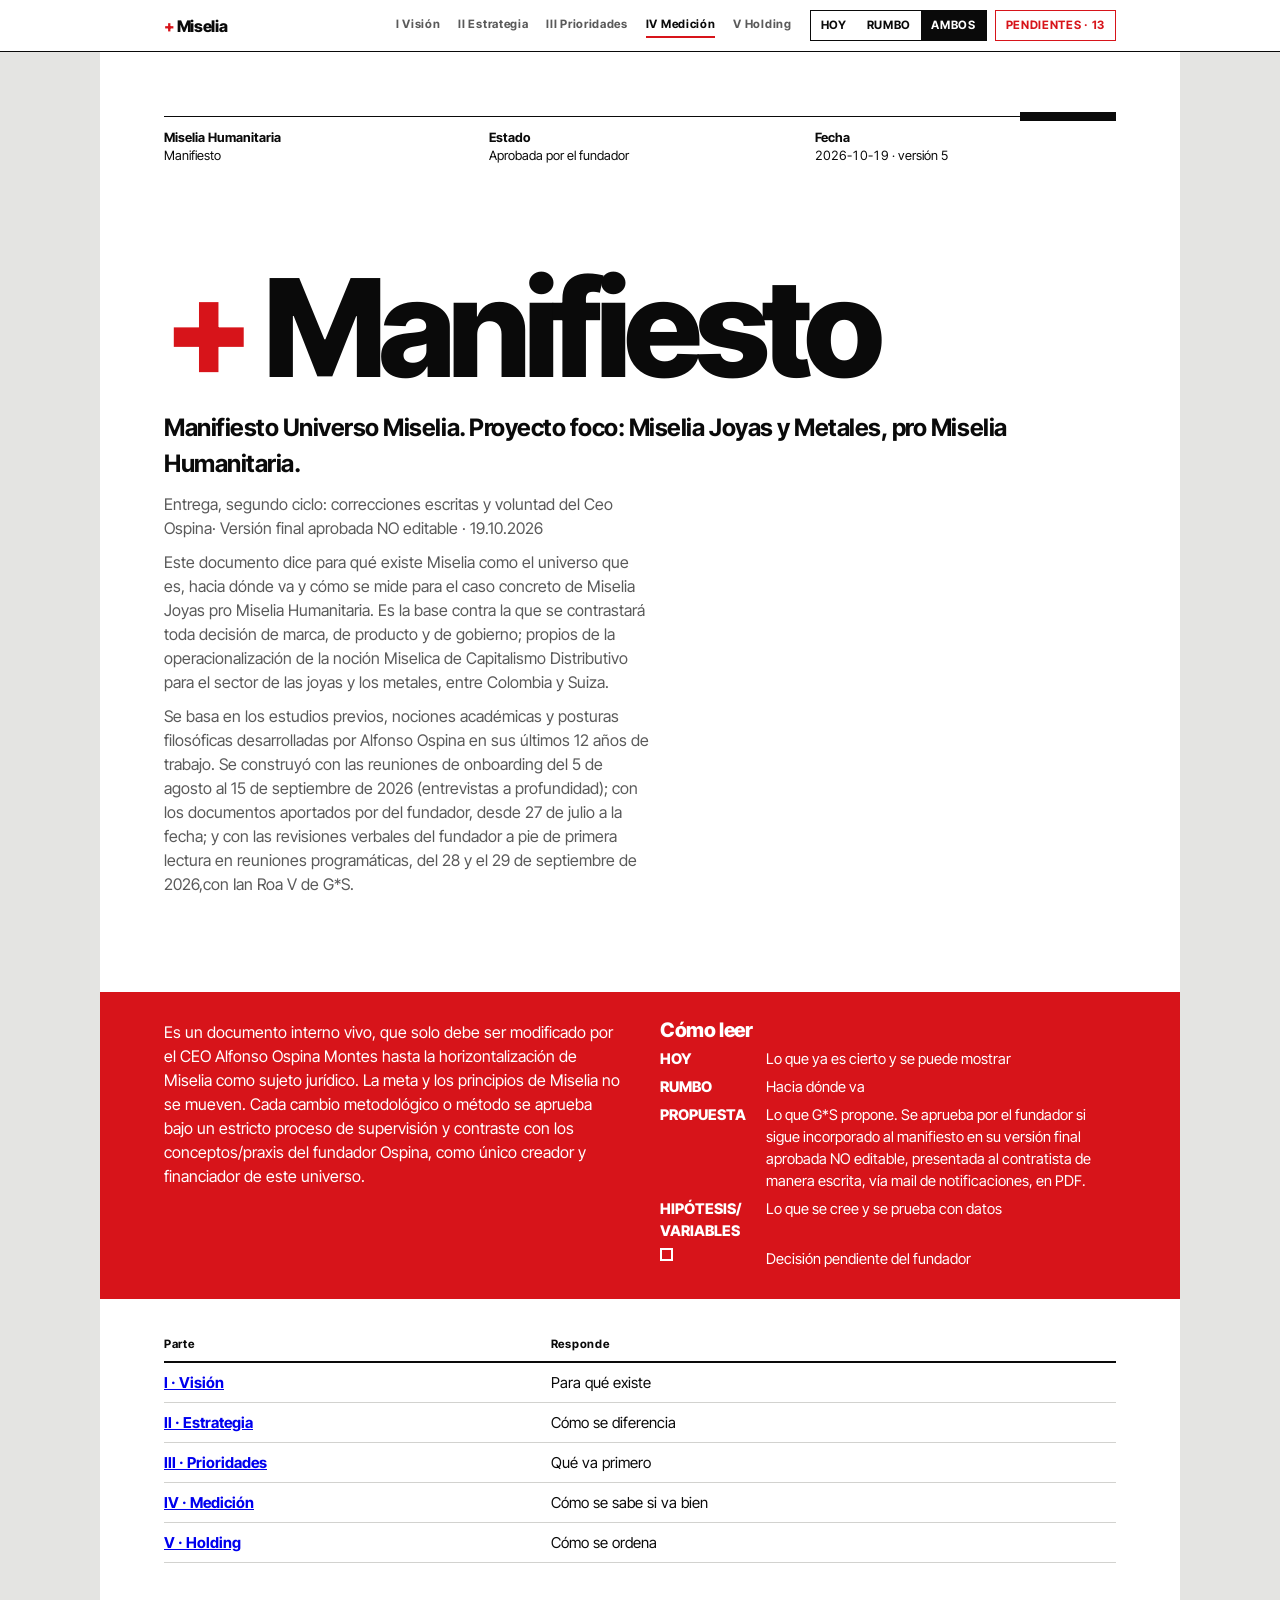
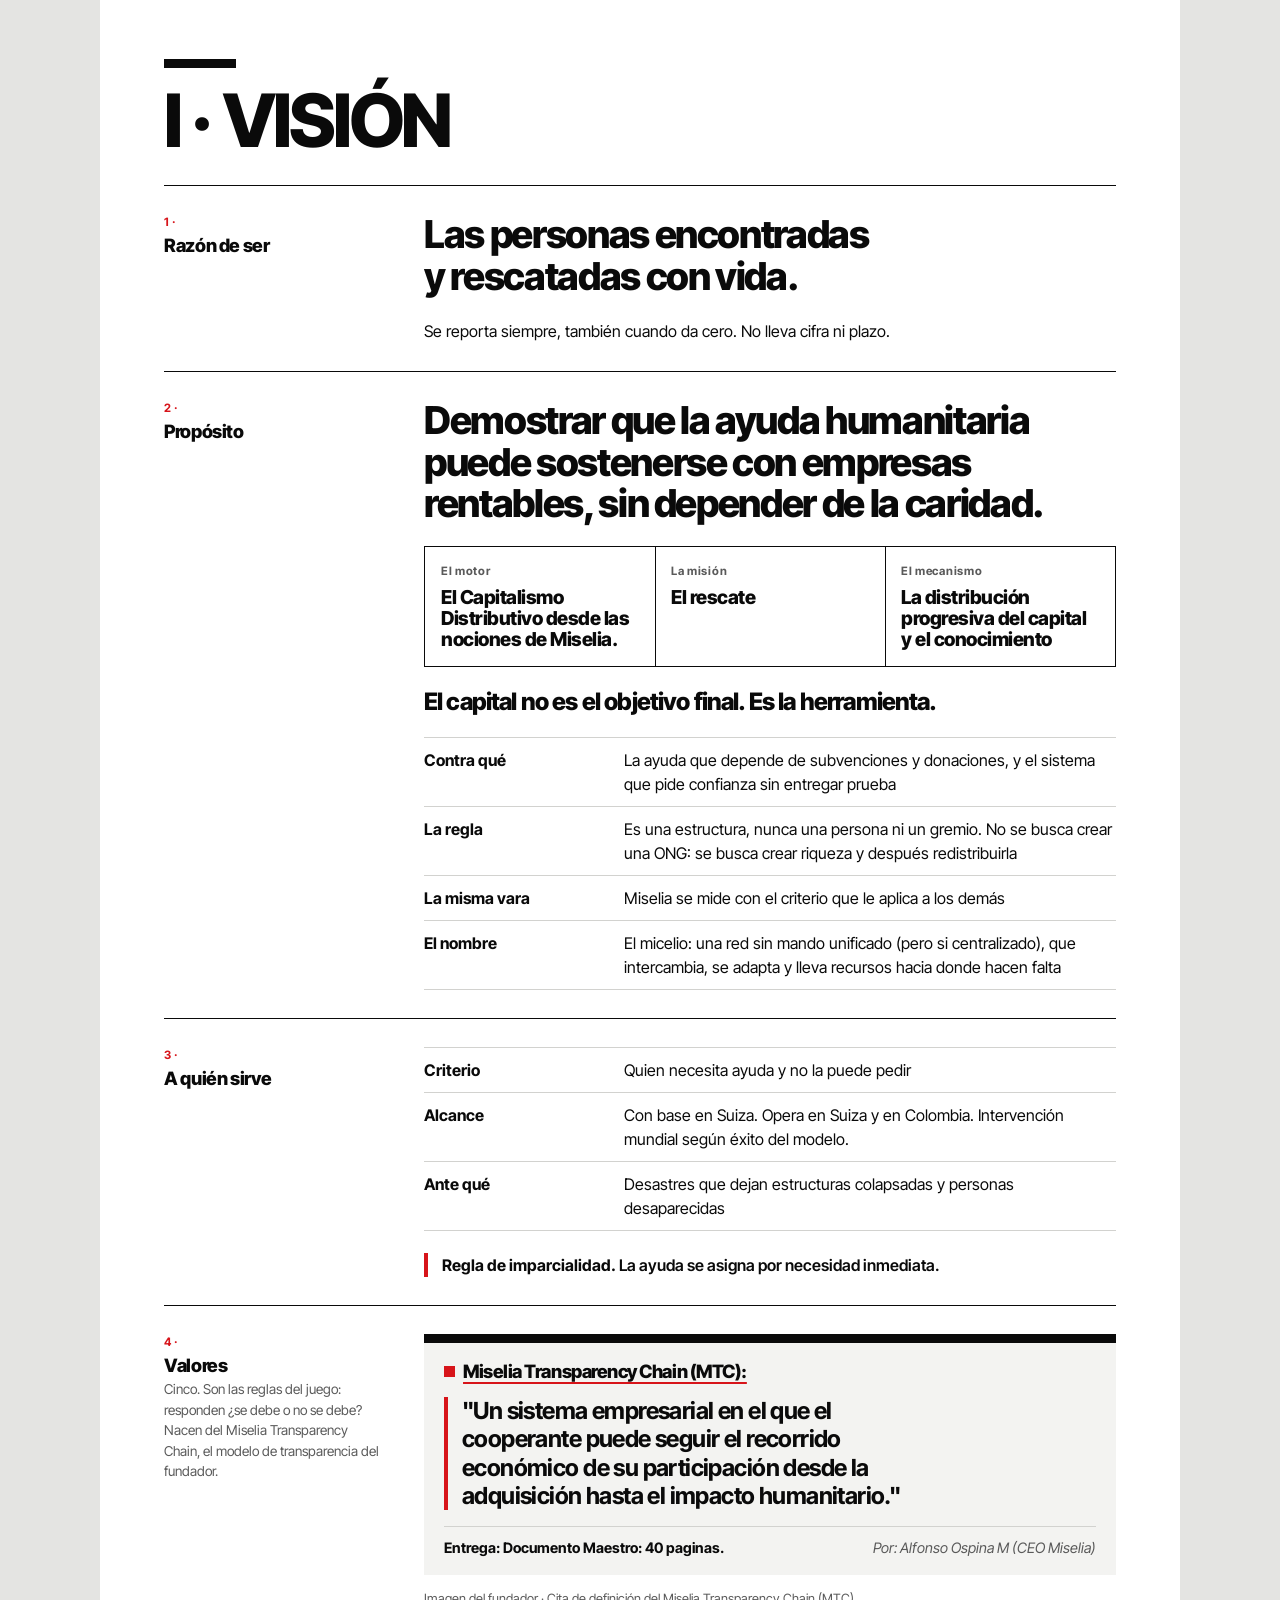
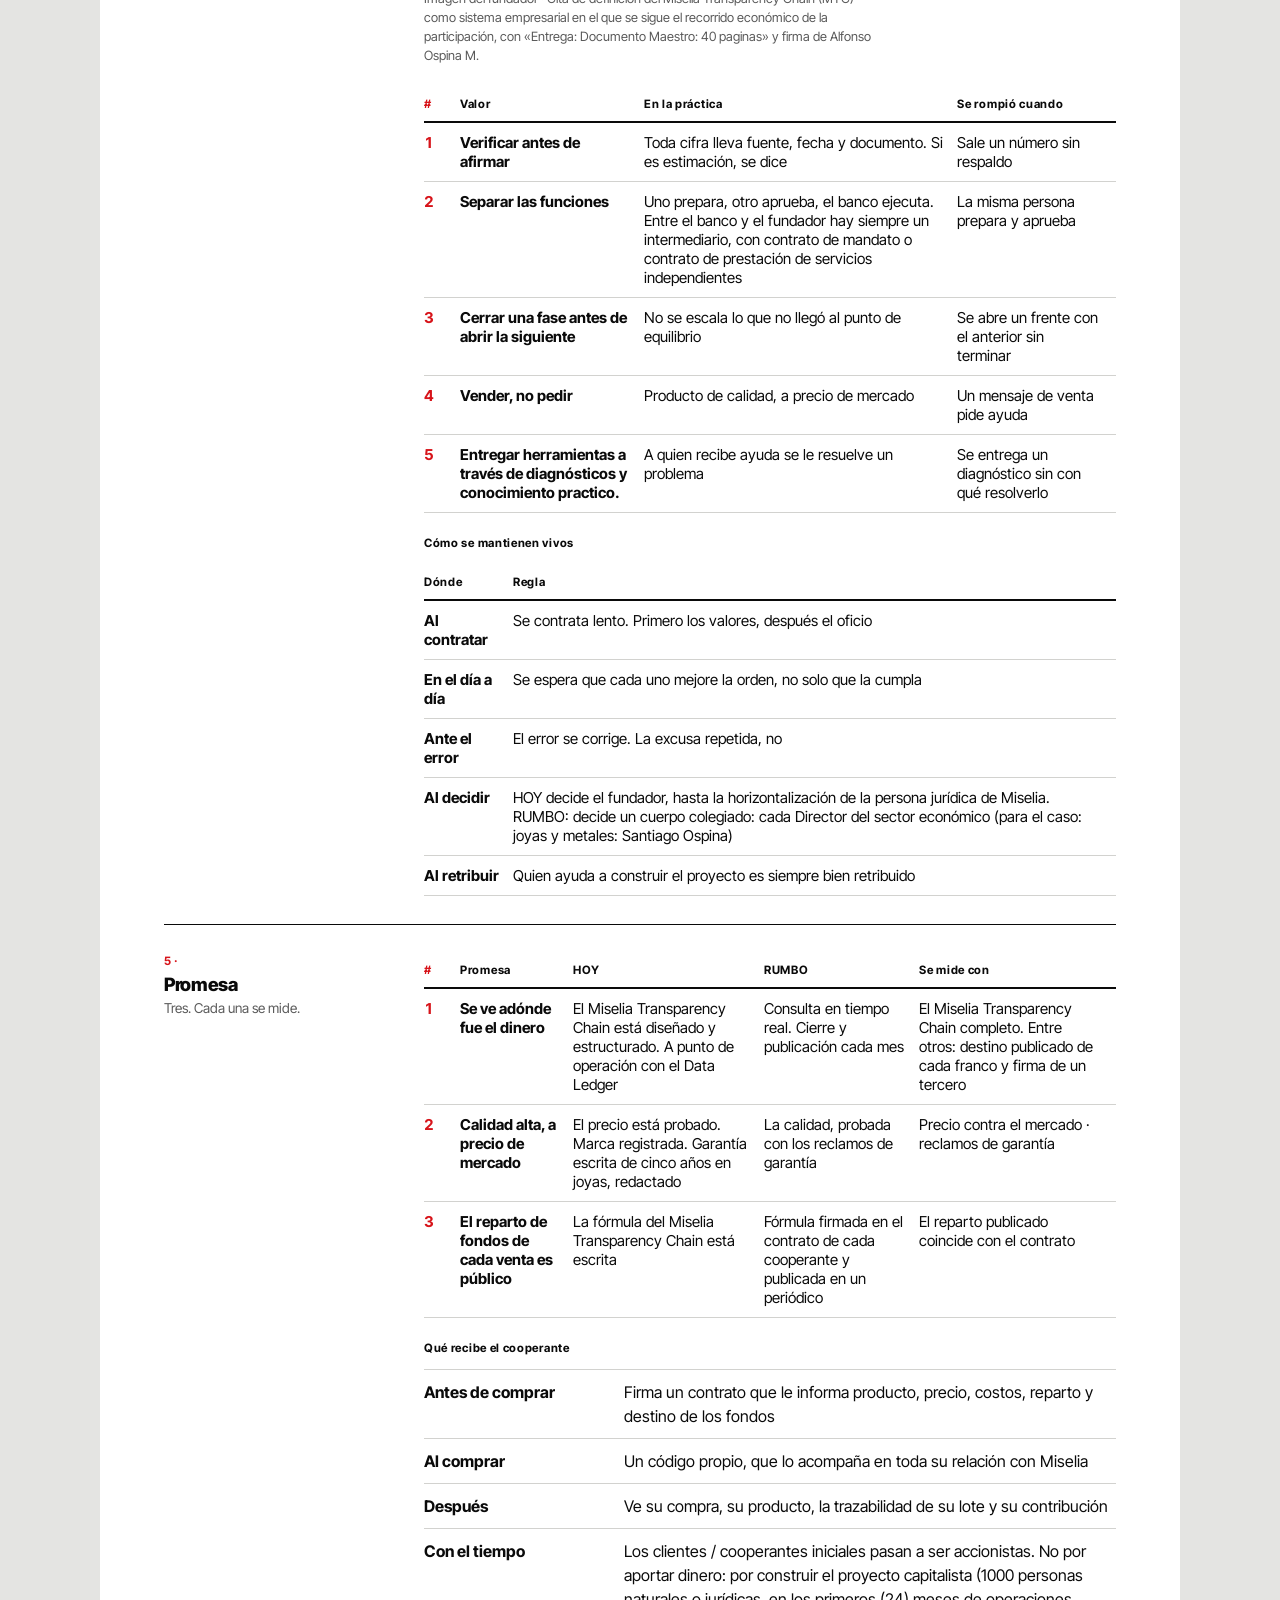
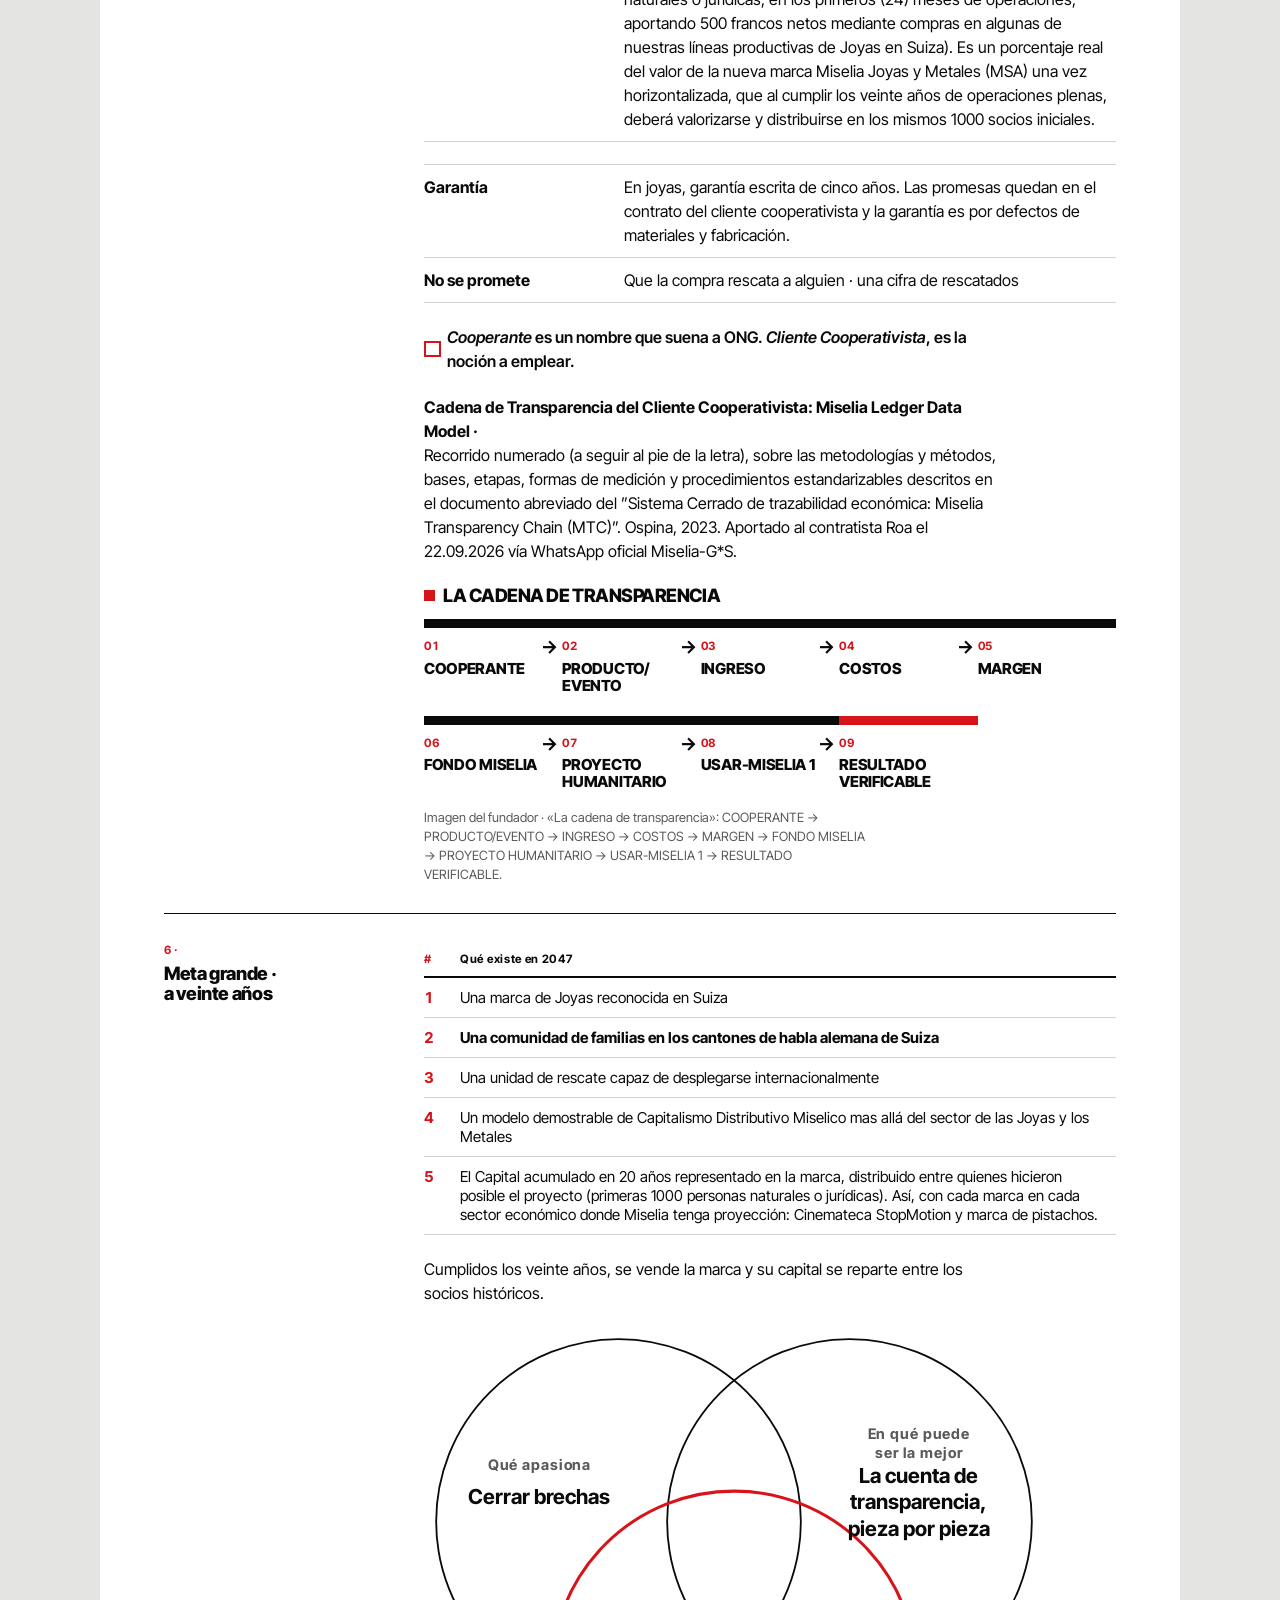
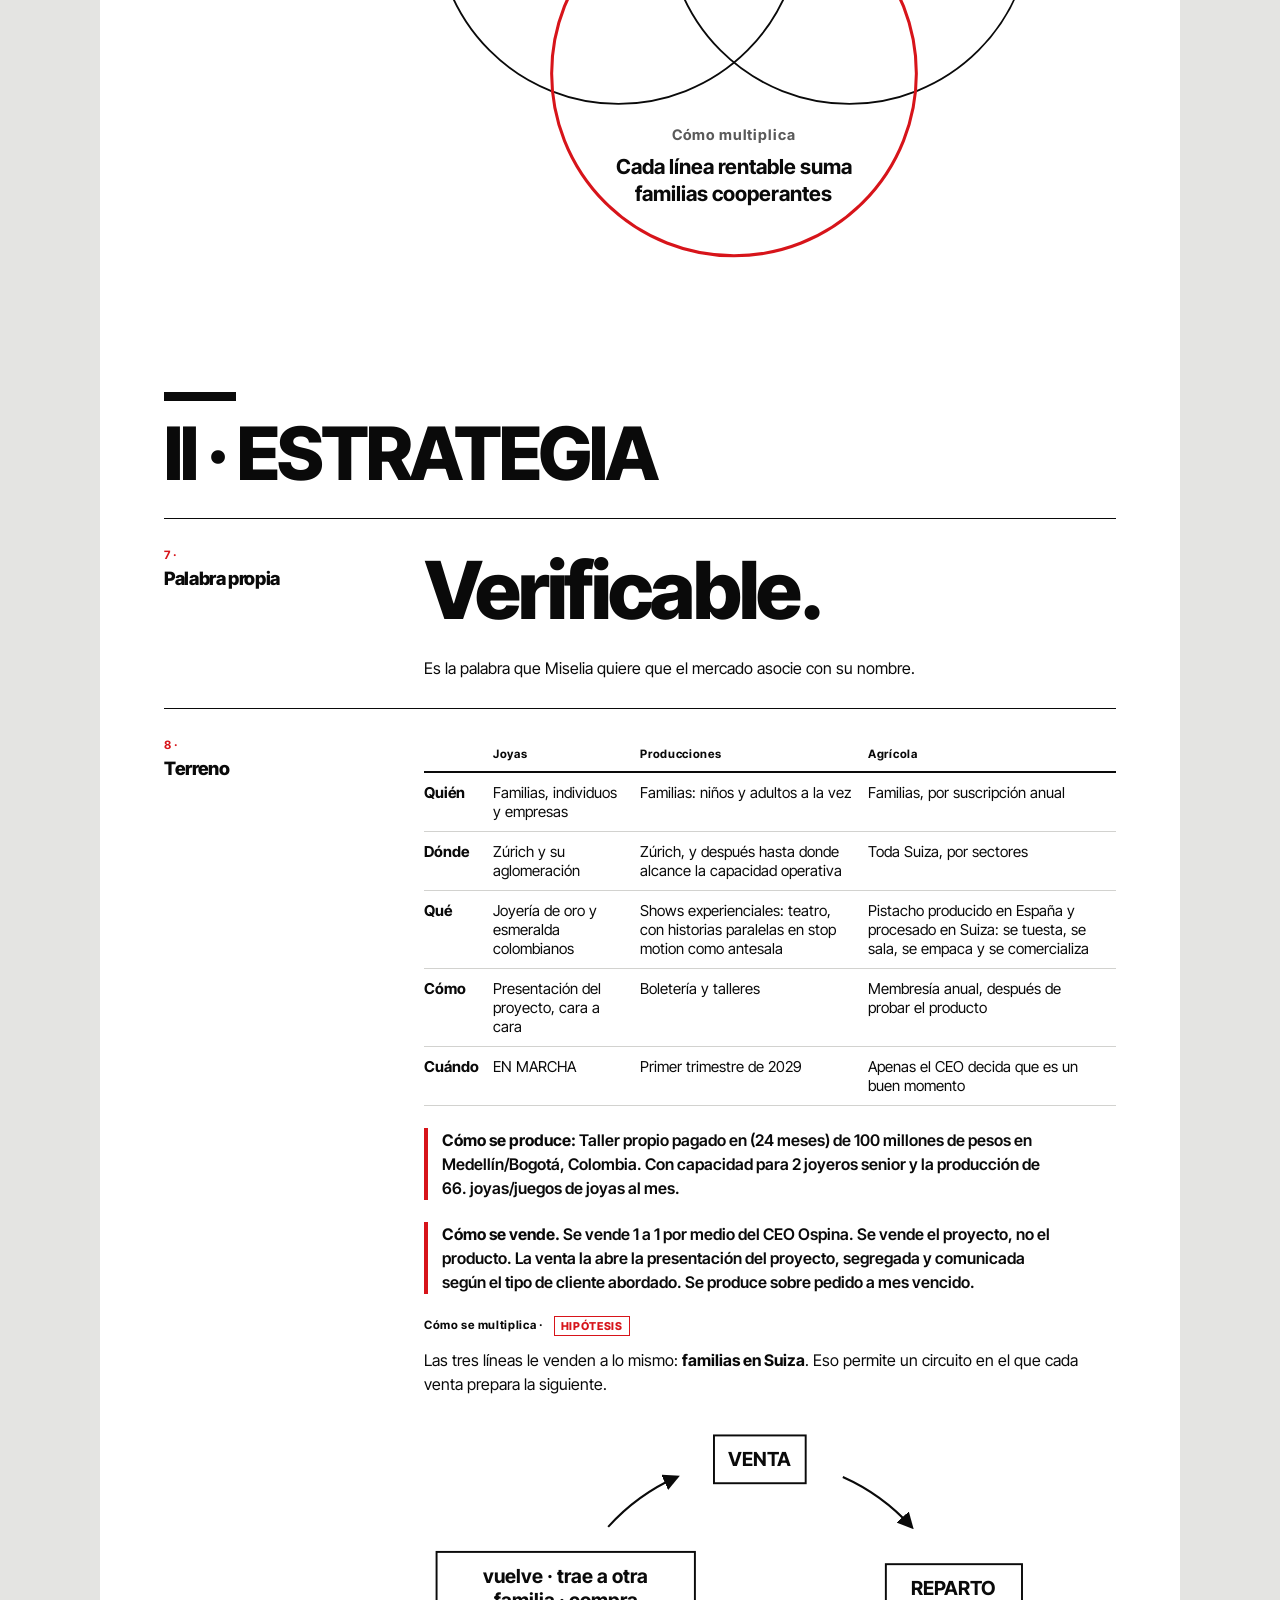
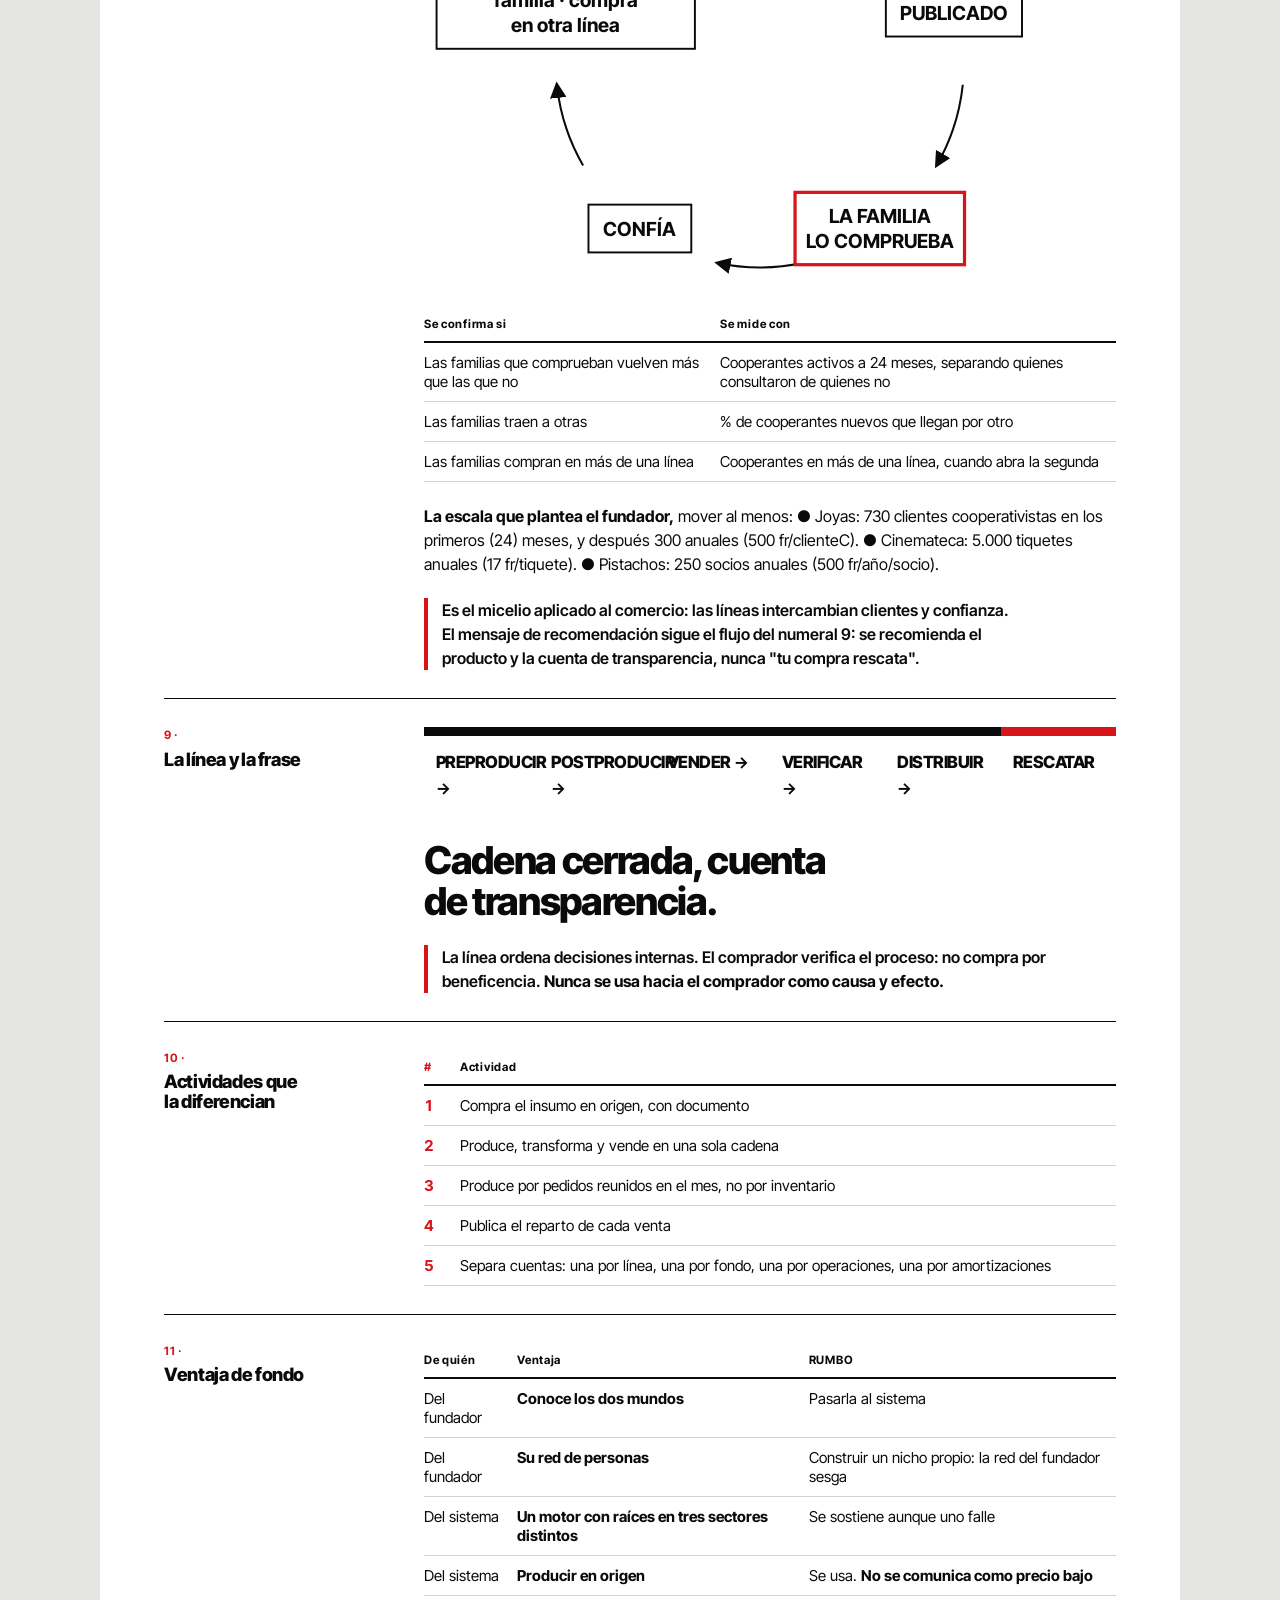
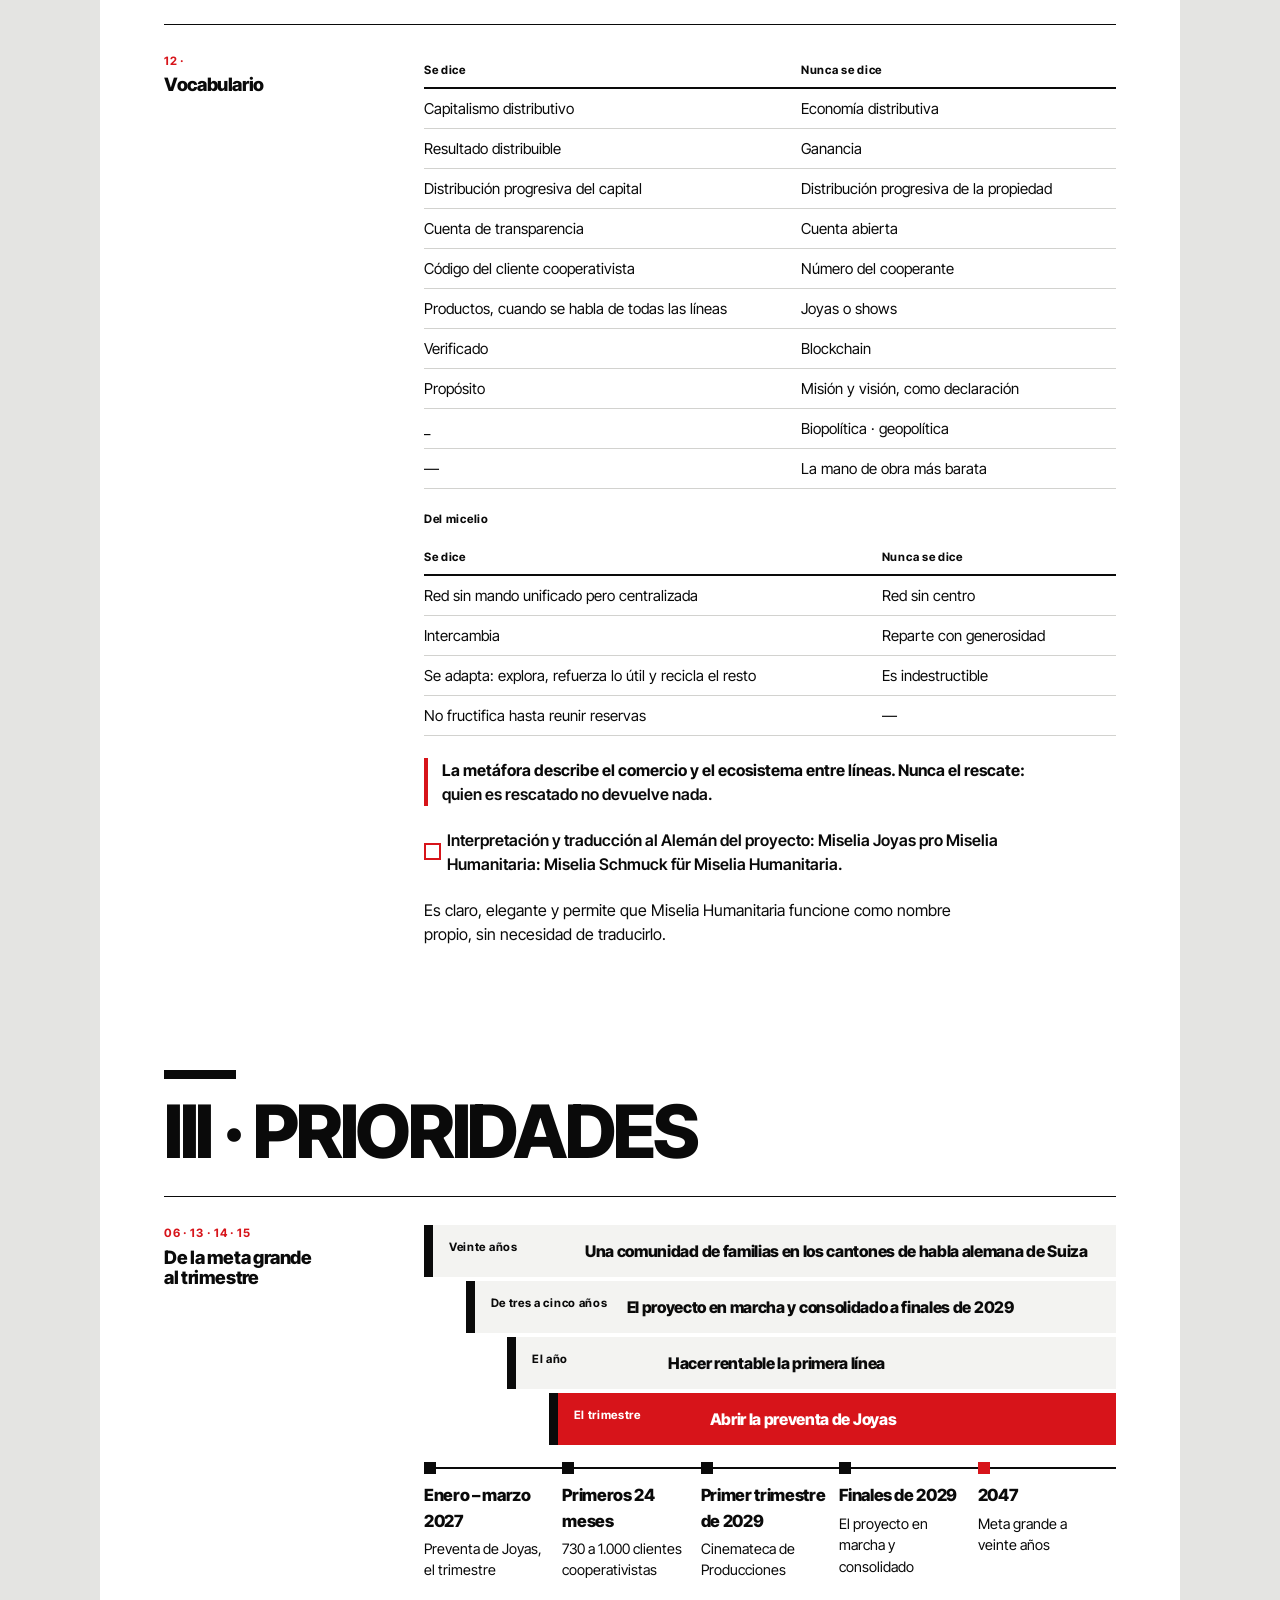
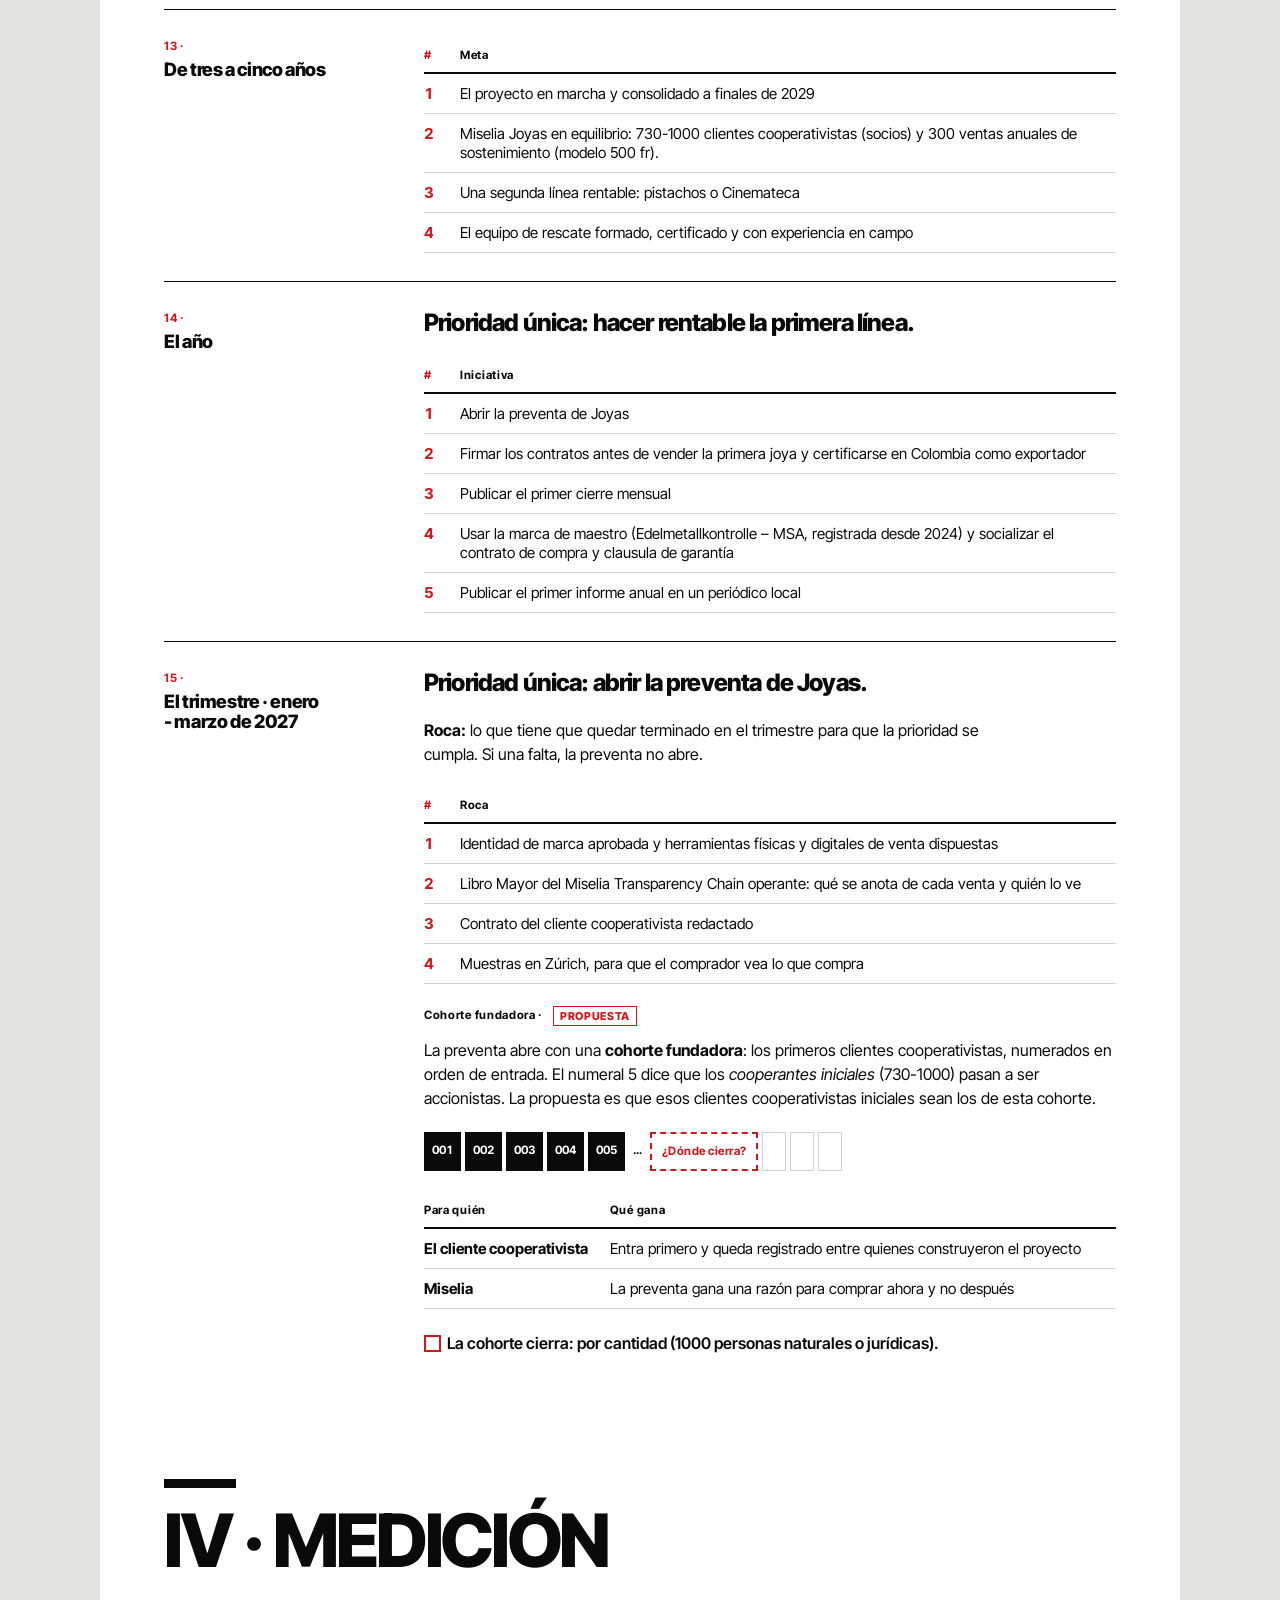
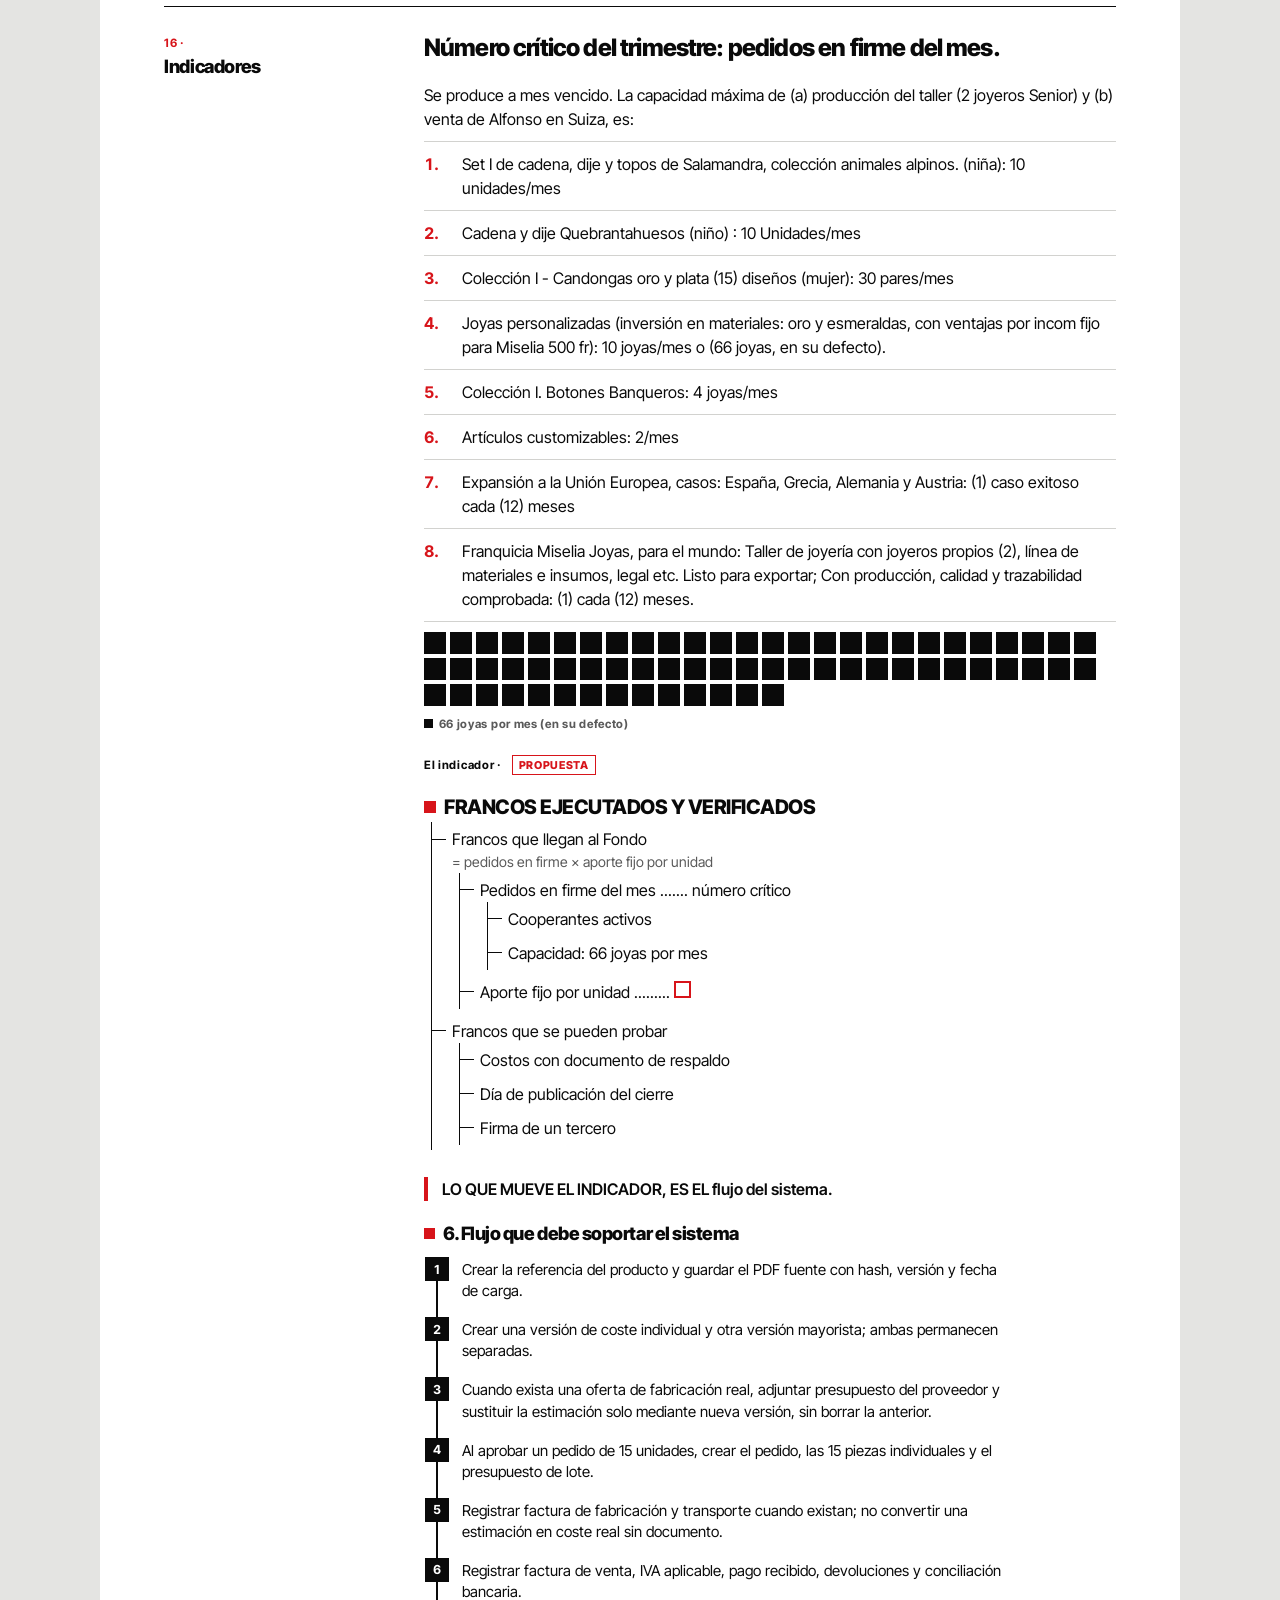
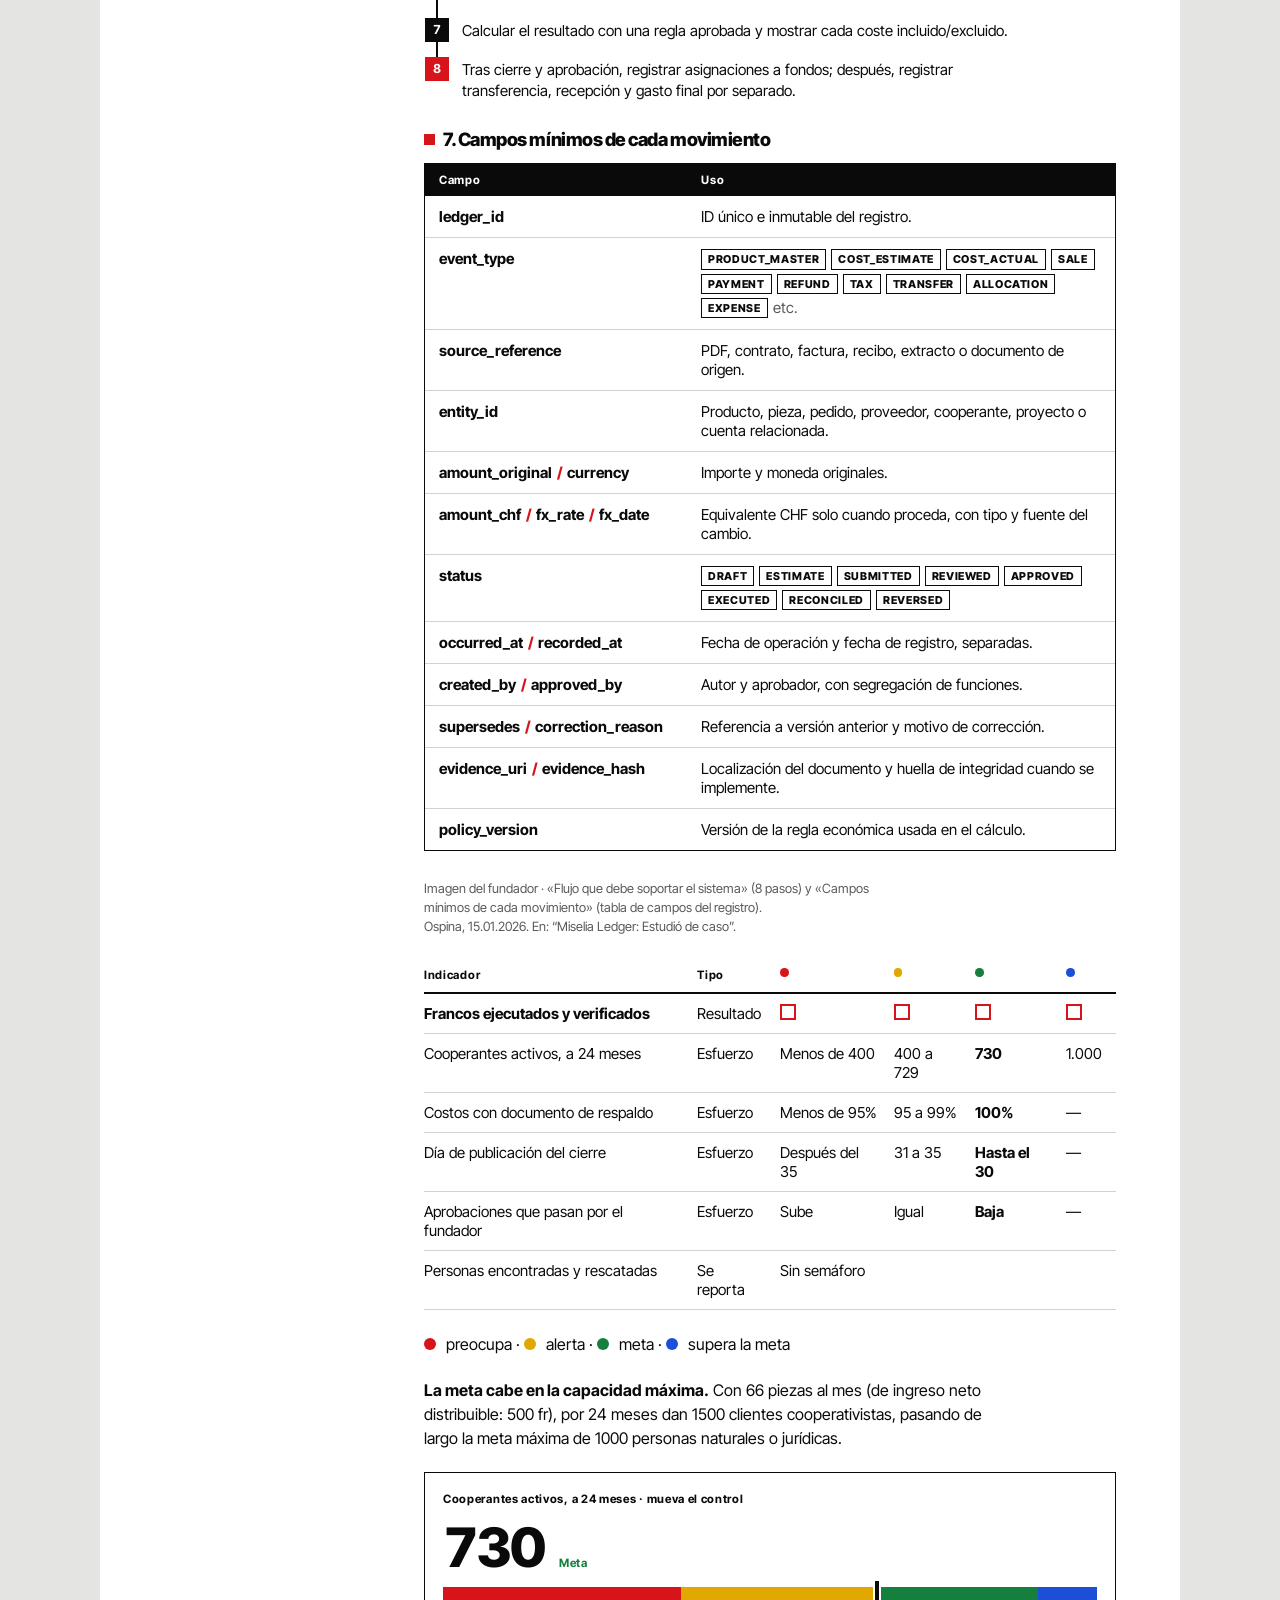
<file: manifiesto/index.html>
<meta charset="utf-8">
<meta name="robots" content="noindex">
<meta name="viewport" content="width=device-width,initial-scale=1">
<title>Manifiesto Miselia</title>
<link rel="stylesheet" href="https://fonts.googleapis.com/css2?family=Inter+Tight:wght@400;500;600;700;800&display=swap">
<style>
:root{
  --ground:#E4E4E2; --paper:#FFFFFF; --ink:#0A0A0A; --soft:#5A5A5A; --line:#D2D2CF; --tint:#F3F3F1;
  --red:#D7141A; --on-red:#FFFFFF;
  --s-red:#D7141A; --s-yellow:#E0A800; --s-green:#15803D; --s-blue:#1D4ED8;
  --f:"Inter Tight","Helvetica Neue",Helvetica,Arial,sans-serif;
}
@media (prefers-color-scheme: dark){
  :root:not([data-theme="light"]){
    color-scheme:dark;
    --ground:#050505; --paper:#111111; --ink:#F4F4F2; --soft:#A3A3A0; --line:#2C2C2C; --tint:#1A1A1A;
    --red:#FF4A4F; --on-red:#0A0A0A;
    --s-red:#FF4A4F; --s-yellow:#F2C230; --s-green:#4ADE80; --s-blue:#7AA7FF;
  }
}
:root[data-theme="dark"]{
  color-scheme:dark;
  --ground:#050505; --paper:#111111; --ink:#F4F4F2; --soft:#A3A3A0; --line:#2C2C2C; --tint:#1A1A1A;
  --red:#FF4A4F; --on-red:#0A0A0A;
  --s-red:#FF4A4F; --s-yellow:#F2C230; --s-green:#4ADE80; --s-blue:#7AA7FF;
}
*{box-sizing:border-box}
body{margin:0;background:var(--ground);color:var(--ink);font-family:var(--f);font-size:16px;line-height:1.5;-webkit-font-smoothing:antialiased}
.sheet{max-width:1080px;margin:0 auto;background:var(--paper)}
.pad{padding-inline:clamp(16px,5vw,64px)}
h1,h2,h3,h4,p,ol,ul,dl,dd,figure{margin:0}
h1,h2,h3{text-wrap:balance;letter-spacing:-.03em;line-height:1}
.lab{font-size:.72rem;font-weight:700;letter-spacing:.06em}
.soft{color:var(--soft)}
.plus{color:var(--red);font-weight:800;margin-right:.12em}
.num{font-variant-numeric:tabular-nums}

/* nav */
nav.top{position:sticky;top:env(safe-area-inset-top,0px);z-index:9;background:var(--paper);border-bottom:1px solid var(--ink)}
nav.top .in{max-width:1080px;margin:0 auto;display:flex;flex-wrap:wrap;gap:8px 18px;align-items:center;padding-block:10px}
nav.top .brand{font-weight:800;letter-spacing:-.02em;margin-right:auto}
nav.top a{color:var(--soft);text-decoration:none;padding:3px 0;border-bottom:2px solid transparent}
nav.top a:hover,nav.top a:focus-visible,nav.top a.on{color:var(--ink);border-color:var(--red);outline:none}
.ctl{display:flex;gap:8px;flex-wrap:wrap}
.seg{display:inline-flex;border:1px solid var(--ink)}
.seg button,.pbtn{font:inherit;font-size:.72rem;font-weight:700;letter-spacing:.06em;text-transform:uppercase;background:transparent;color:var(--ink);border:0;padding:6px 10px;cursor:pointer}
.seg button[aria-pressed="true"]{background:var(--ink);color:var(--paper)}
.pbtn{border:1px solid var(--red);color:var(--red)}
.pbtn[aria-pressed="true"]{background:var(--red);color:var(--on-red)}
button:focus-visible{outline:2px solid var(--red);outline-offset:2px}

/* portada */
.cover{display:grid;gap:clamp(40px,8vw,96px);padding-block:clamp(32px,6vw,64px) 0}
.cover .meta{display:grid;grid-template-columns:repeat(auto-fit,minmax(150px,1fr));gap:12px 24px;border-top:1px solid var(--ink);padding-top:12px;position:relative}
.cover .meta::after{content:"";position:absolute;right:0;top:-5px;width:96px;height:9px;background:var(--ink)}
.cover .meta p{font-size:.8rem;line-height:1.35}
.cover h1{font-size:clamp(3.2rem,13vw,8.5rem);font-weight:800;letter-spacing:-.05em}
.cover .sub{font-size:clamp(1.1rem,2.4vw,1.5rem);font-weight:700;margin-top:14px;letter-spacing:-.02em}
.cover .intro{max-width:54ch;margin-top:10px;color:var(--soft)}
.band{background:var(--red);color:var(--on-red);padding-block:28px;display:grid;grid-template-columns:repeat(auto-fit,minmax(220px,1fr));gap:20px 40px}
.band h2{font-size:1.25rem;font-weight:800;letter-spacing:-.02em;margin-bottom:8px}
.band dl{display:grid;gap:6px;font-size:.92rem}
.band dl div{display:grid;grid-template-columns:96px 1fr;gap:10px}
.band dt{font-weight:800}
.band .sq{display:inline-block;width:.85em;height:.85em;border:2px solid currentColor;vertical-align:-1px}
.index{display:grid;grid-template-columns:repeat(auto-fit,minmax(170px,1fr));border-bottom:1px solid var(--ink)}
.index a{display:grid;gap:4px;padding:20px 16px 22px 0;color:inherit;text-decoration:none;border-top:6px solid transparent}
.index a:hover,.index a:focus-visible{border-top-color:var(--red);outline:none}
.index b{font-size:1.3rem;font-weight:800;letter-spacing:-.03em}

/* partes y bloques */
section.part{padding-block:clamp(48px,8vw,96px) 0}
.ph{display:grid;gap:6px;margin-bottom:28px}
.ph::before{content:"";width:72px;height:9px;background:var(--ink);margin-bottom:10px}
.ph h2{font-size:clamp(2.4rem,7vw,4.6rem);font-weight:800;letter-spacing:-.045em}
.ph .q{font-size:1.05rem;color:var(--soft)}
.blk{display:grid;grid-template-columns:220px minmax(0,1fr);gap:16px 40px;padding-block:28px;border-top:1px solid var(--ink)}
.bh{display:grid;gap:4px;align-content:start}
.bh .n{font-size:.72rem;font-weight:700;letter-spacing:.06em;color:var(--red)}
.bh h3{font-size:1.15rem;font-weight:800;letter-spacing:-.02em;line-height:1.1}
.bh p{font-size:.85rem;color:var(--soft)}
.bc{display:grid;gap:22px;min-width:0}
.bc>p{max-width:64ch}
.st{font-size:clamp(1.5rem,3.6vw,2.4rem);font-weight:800;letter-spacing:-.035em;line-height:1.08;text-wrap:balance;max-width:24ch}
.st.s{font-size:clamp(1.15rem,2.4vw,1.5rem);max-width:36ch}
.note{border-left:4px solid var(--red);padding-left:14px;font-weight:600;max-width:60ch}
h4{font-size:.72rem;font-weight:700;letter-spacing:.06em;margin-bottom:-10px}
@media (max-width:760px){.blk{grid-template-columns:1fr}}

/* clave · valor */
.kv{display:grid;border-bottom:1px solid var(--line)}
.kv>div{display:grid;grid-template-columns:180px minmax(0,1fr);gap:4px 20px;padding:10px 0;border-top:1px solid var(--line)}
.kv dt{font-weight:700}
@media (max-width:560px){.kv>div{grid-template-columns:1fr}}

/* tablas */
.tw{overflow-x:auto}
table{border-collapse:collapse;width:100%;font-size:.94rem}
.tw table{min-width:540px}
th,td{text-align:left;vertical-align:top;padding:10px 14px 10px 0;border-bottom:1px solid var(--line)}
thead th{font-size:.72rem;font-weight:700;letter-spacing:.06em;border-bottom:2px solid var(--ink);white-space:nowrap}
tbody th{font-weight:700}
td.i,th.i{width:2.4em;color:var(--red);font-weight:700;font-variant-numeric:tabular-nums}
ol.nl{list-style:none;padding:0;display:grid;border-bottom:1px solid var(--line);counter-reset:n}
ol.nl li{counter-increment:n;display:grid;grid-template-columns:2.4em 1fr;padding:10px 0;border-top:1px solid var(--line)}
ol.nl.punto li::before{content:counter(n) "."}
ol.nl li::before{content:counter(n);color:var(--red);font-weight:700;font-variant-numeric:tabular-nums}

/* pendientes y vista */
.pend{display:inline-flex;gap:6px;align-items:center;font-weight:600}
.pend::before{content:"";width:.8em;height:.8em;border:2px solid var(--red);flex:none}
body.showp .pend{background:var(--red);color:var(--on-red);padding:1px 8px 1px 6px}
body.showp .pend::before{border-color:var(--on-red)}
body[data-view="hoy"] .c-rumbo,body[data-view="rumbo"] .c-hoy{display:none}
.tag{display:inline-block;font-size:.68rem;font-weight:800;letter-spacing:.06em;padding:1px 6px;border:1px solid var(--ink);margin-right:8px;vertical-align:2px}
.tag.r{background:var(--ink);color:var(--paper)}

/* gráficos */
.trio{display:grid;grid-template-columns:repeat(auto-fit,minmax(180px,1fr));border:1px solid var(--ink)}
.trio>div{padding:16px;display:grid;gap:6px;align-content:start;border-right:1px solid var(--ink);border-bottom:1px solid var(--ink);margin:0 -1px -1px 0}
.trio b{font-size:1.2rem;font-weight:800;letter-spacing:-.025em;line-height:1.1}
.chain{display:grid;grid-template-columns:repeat(6,minmax(0,1fr));gap:0;counter-reset:c}
.chain div{counter-increment:c;padding:14px 12px 18px;border-top:9px solid var(--ink);display:block;position:relative}
.chain div:last-child{border-top-color:var(--red)}

.chain b{font-size:clamp(.78rem,1.5vw,1.05rem);font-weight:800;letter-spacing:-.03em}
.chain div:not(:last-child)::after{content:" →";font-weight:700}
@media (max-width:560px){.chain{grid-template-columns:1fr 1fr}}
.circ svg{display:block;width:100%;min-width:500px;max-width:620px;height:auto}
.circ circle{fill:none;stroke:var(--ink);stroke-width:1.5}
.circ circle.r{stroke:var(--red);stroke-width:2.5}
.circ text{font-family:var(--f);fill:var(--ink);text-anchor:middle}
.circ .k{font-size:12px;font-weight:700;letter-spacing:.06em;fill:var(--soft)}
.circ .v{font-size:17px;font-weight:700}
.funnel{display:grid;gap:4px}
.funnel a{display:grid;grid-template-columns:120px minmax(0,1fr);gap:4px 16px;padding:14px 16px;background:var(--tint);color:inherit;text-decoration:none;border-left:9px solid var(--ink)}
.funnel a:nth-child(2){margin-left:6%}.funnel a:nth-child(3){margin-left:12%}
.funnel a:nth-child(4){margin-left:18%;background:var(--red);color:var(--on-red);border-left-color:var(--ink)}
.funnel a:hover,.funnel a:focus-visible{outline:2px solid var(--ink);outline-offset:-2px}
.funnel b{font-weight:800;letter-spacing:-.02em}
@media (max-width:560px){.funnel a{grid-template-columns:1fr;margin-left:0!important}}
ol.tl{list-style:none;padding:0;display:grid;grid-template-columns:repeat(5,minmax(0,1fr));border-top:2px solid var(--ink)}
ol.tl li{padding:14px 12px 0 0;display:grid;gap:4px;align-content:start;position:relative;font-size:.9rem}
ol.tl li::before{content:"";position:absolute;top:-7px;left:0;width:12px;height:12px;background:var(--ink)}
ol.tl li:last-child::before{background:var(--red)}
ol.tl b{font-size:1.05rem;font-weight:800;letter-spacing:-.02em}
@media (max-width:700px){ol.tl{grid-template-columns:1fr;border-top:0;border-left:2px solid var(--ink)}ol.tl li{padding:0 0 18px 18px}ol.tl li::before{top:4px;left:-7px}}
.cap{display:grid;gap:10px}
.cap .g{display:grid;grid-template-columns:repeat(auto-fill,22px);gap:4px}
.cap .g i{height:22px;background:var(--ink)}
.cap .g i.d{background:var(--red)}
.dot{display:inline-block;width:.75em;height:.75em;border-radius:50%;margin-right:6px}
.gauge{border:1px solid var(--ink);padding:18px;display:grid;gap:12px}
.gauge .read{display:flex;flex-wrap:wrap;gap:4px 16px;align-items:baseline}
.gauge .big{font-size:3.4rem;font-weight:800;letter-spacing:-.05em;line-height:1;font-variant-numeric:tabular-nums}
.bar{position:relative;height:18px;display:flex}
.bar i{height:100%}
.bar .mk{position:absolute;top:-6px;bottom:-6px;width:4px;background:var(--ink);outline:2px solid var(--paper)}
.tk{position:relative;height:1.2em;font-size:.75rem;color:var(--soft);font-variant-numeric:tabular-nums}
.tk span{position:absolute;transform:translateX(-50%)}
input[type=range]{width:100%;accent-color:var(--red)}
.sys{display:grid;grid-template-columns:minmax(0,1fr) auto minmax(0,1fr) auto minmax(0,1fr);gap:12px;align-items:center}
.sys .col{display:grid;gap:6px}
.sys button{font:inherit;text-align:left;background:var(--paper);color:var(--ink);border:1px solid var(--ink);padding:10px 12px;cursor:pointer;display:grid;gap:2px}
.sys button[aria-pressed="true"]{background:var(--ink);color:var(--paper)}
.sys button.off{border-style:dashed;color:var(--soft)}
.sys button.off[aria-pressed="true"]{color:var(--paper)}
.sys button b{font-weight:800;letter-spacing:-.02em}
.sys .mid{border:1px solid var(--ink);padding:12px;font-weight:800;letter-spacing:-.02em;text-align:center;background:var(--tint)}
.sys .end{border:2px solid var(--red);padding:12px;display:grid;gap:8px}
.sys .ar{font-weight:700;font-size:1.3rem}
@media (max-width:700px){.sys{grid-template-columns:1fr}.sys .ar{transform:rotate(90deg);justify-self:center}}
.ficha{background:var(--tint);padding:16px;display:grid;gap:10px}
.ficha h5{margin:0;font-size:1.3rem;font-weight:800;letter-spacing:-.03em}
.ficha .kv>div{grid-template-columns:110px minmax(0,1fr);padding:7px 0}
.form{border:1px solid var(--ink)}
.form div{display:grid;grid-template-columns:1.4em 1fr;padding:9px 14px;border-bottom:1px solid var(--line)}
.form div:first-child{font-weight:800}
.form div:last-child{border-bottom:0;background:var(--ink);color:var(--paper);font-weight:800}
.form span:first-child{color:var(--red);font-weight:700}
.acc{display:grid;grid-template-columns:repeat(auto-fit,minmax(190px,1fr));border:1px solid var(--ink)}
.acc div{padding:14px;display:grid;gap:4px;align-content:start;border-right:1px solid var(--ink);border-bottom:1px solid var(--ink);margin:0 -1px -1px 0}
.acc b{font-size:2.6rem;font-weight:800;letter-spacing:-.05em;line-height:1}
.acc div:last-child b{color:var(--red)}
main table a{color:inherit;text-decoration-color:var(--red);text-underline-offset:3px}
.tag.p{border-color:var(--red);color:var(--red)}
body.showp .tag.p{background:var(--red);color:var(--on-red)}
.ttl{display:flex;flex-wrap:wrap;gap:6px 10px;align-items:center;margin-bottom:-10px}
.ttl h4{margin:0}
.unit,.duo{display:grid;gap:22px;min-width:0}
.unit .ttl{margin-bottom:-10px}
.journey{display:grid;grid-template-columns:repeat(6,minmax(0,1fr));gap:4px}
.journey div{border-top:9px solid var(--ink);padding:10px 8px 12px 0;display:grid;gap:6px;align-content:start;font-size:.86rem}
.journey div.aha{border-top-color:var(--red)}
.journey div.aha .lab{color:var(--red)}
.journey b{font-size:1.05rem;font-weight:800;letter-spacing:-.02em}
.journey .m{color:var(--soft);font-size:.8rem;border-top:1px solid var(--line);padding-top:6px}
@media (max-width:760px){.journey{grid-template-columns:1fr 1fr}}
.cohort{display:flex;flex-wrap:wrap;gap:4px;align-items:stretch}
.cohort i{font-style:normal;font-size:.72rem;font-weight:700;font-variant-numeric:tabular-nums;background:var(--ink);color:var(--paper);padding:10px 8px}
.cohort i.o{background:transparent;color:var(--soft);border:1px solid var(--line)}
.cohort i.x{background:transparent;color:var(--ink);padding-inline:4px}
.cohort .cut{border:2px dashed var(--red);color:var(--red);font-size:.72rem;font-weight:700;letter-spacing:.04em;padding:8px 10px;display:flex;align-items:center}
.tree,.tree ul{list-style:none;margin:0;padding:0}
.tree ul{margin-left:7px;padding-left:20px;border-left:1px solid var(--ink)}
.tree li{position:relative;padding:5px 0}
.tree ul>li::before{content:"";position:absolute;left:-20px;top:1.05em;width:14px;border-top:1px solid var(--ink)}
.tree>li>b{font-size:1.25rem;font-weight:800;letter-spacing:-.025em}
.tree>li>b::before{content:"";display:inline-block;width:.6em;height:.6em;background:var(--red);margin-right:8px;vertical-align:1px}
.tree .f{color:var(--soft);font-size:.88rem;display:block}
.tree .tag{margin:0 0 0 8px}
/* apuntes del fundador, redibujados como gráficos (mismas palabras, sin capturas) */
.gfx{display:grid;gap:14px;min-width:0;container-type:inline-size}
.gfx>figcaption{font-size:.8rem;color:var(--soft);max-width:64ch}
.gfx.led{gap:28px}
.gsub{display:grid;gap:14px;min-width:0}
.gh{font-size:1.15rem;font-weight:800;letter-spacing:-.025em;line-height:1.1;text-wrap:balance}
.gh::before{content:"";display:inline-block;width:.6em;height:.6em;background:var(--red);margin-right:8px;vertical-align:1px}
.mtc{border-top:9px solid var(--ink);background:var(--tint);padding:18px 20px 16px;display:grid;gap:16px}
.mtc blockquote{margin:0;border-left:4px solid var(--red);padding-left:14px;font-size:clamp(1.1rem,3.4cqi,1.5rem);font-weight:700;letter-spacing:-.025em;line-height:1.2;text-wrap:balance;max-width:36ch}
.mtc .mt{text-decoration:underline;text-decoration-color:var(--red);text-decoration-thickness:2px;text-underline-offset:4px}
.mtc .mf{display:flex;flex-wrap:wrap;justify-content:space-between;gap:4px 24px;border-top:1px solid var(--line);padding-top:10px;font-size:.9rem}
.mtc .mf b{font-weight:700}
.mtc .mf i{color:var(--soft)}
.mchain{list-style:none;margin:0;padding:0;display:grid;grid-template-columns:repeat(2,minmax(0,1fr));gap:18px 0;counter-reset:m}
.mchain li{counter-increment:m;position:relative;border-top:9px solid var(--ink);padding:10px 18px 4px 0;display:grid;gap:4px;align-content:start;min-width:0}
.mchain li:last-child{border-top-color:var(--red)}
.mchain li::before{content:counter(m,decimal-leading-zero);color:var(--red);font-size:.72rem;font-weight:700;letter-spacing:.06em;font-variant-numeric:tabular-nums}
.mchain b{font-size:1rem;font-weight:800;letter-spacing:-.02em;line-height:1.12;overflow-wrap:break-word}
.mchain li:not(:last-child)::after{content:"→";position:absolute;right:4px;top:9px;font-weight:700;font-size:1.15rem;line-height:1}
.mchain li:nth-child(2n):not(:last-child)::after{content:none}
@container (min-width:380px){
  .mchain{grid-template-columns:repeat(3,minmax(0,1fr))}
  .mchain b{font-size:1.05rem}
  .mchain li:nth-child(2n):not(:last-child)::after{content:"→"}
  .mchain li:nth-child(3n):not(:last-child)::after{content:none}
}
@container (min-width:680px){
  .mchain{grid-template-columns:repeat(5,minmax(0,1fr))}
  .mchain b{font-size:.95rem}
  .mchain li:nth-child(3n):not(:last-child)::after{content:"→"}
  .mchain li:nth-child(5n):not(:last-child)::after{content:none}
}
.lflow{list-style:none;margin:0 0 0 12px;padding:0;display:grid;counter-reset:l}
.lflow li{counter-increment:l;position:relative;border-left:2px solid var(--ink);padding:2px 0 16px 24px;font-size:.94rem;line-height:1.4;max-width:64ch}
.lflow li:last-child{padding-bottom:0;border-left-color:transparent}
.lflow li::before{content:counter(l);position:absolute;left:-13px;top:0;width:24px;height:24px;background:var(--ink);color:var(--paper);font-size:.78rem;font-weight:700;display:grid;place-items:center;font-variant-numeric:tabular-nums}
.lflow li:last-child::before{background:var(--red);color:var(--on-red)}
.ents-w{border:1px solid var(--ink)}
.ents{border-collapse:collapse;width:100%}
.ents thead th{background:var(--ink);color:var(--paper);border-bottom:0;padding:9px 14px}
.ents tbody th,.ents td{padding:11px 14px;border-bottom:1px solid var(--line)}
.ents tbody tr:last-child>*{border-bottom:0}
.ents tbody th{white-space:normal;width:38%}
.fld{display:inline-block;font-weight:700;overflow-wrap:anywhere}
.sl{color:var(--red);font-weight:800;margin:0 .3em}
.chips{display:flex;flex-wrap:wrap;gap:4px 5px;align-items:center}
.chip{font-size:.68rem;font-weight:800;letter-spacing:.06em;line-height:1.3;padding:2px 6px;border:1px solid var(--ink)}
.etc{color:var(--soft)}
@container (max-width:479px){.ents thead th,.ents tbody th,.ents td{padding:9px 10px}.ents tbody th{width:45%}.fld{font-size:.84rem}.sl{margin:0 .2em}}
@page{size:A4;margin:15mm 14mm}
@media print{
  :root{--ground:#fff;--paper:#fff;--ink:#0A0A0A;--soft:#5A5A5A;--line:#D2D2CF;--tint:#F3F3F1;--red:#D7141A;--on-red:#fff}
  *{-webkit-print-color-adjust:exact;print-color-adjust:exact}
  body{font-size:10pt;background:#fff}
  nav.top,.gauge,#ficha,.bh .hint{display:none!important}
  .sheet{max-width:none}
  .pad{padding-inline:0}
  .cover{min-height:132mm;align-content:space-between;padding-top:0}
  .cover h1{font-size:68pt}
  .band{padding:7mm 8mm;margin-top:8mm!important}
  .index{break-after:page;break-inside:avoid;grid-template-columns:repeat(5,minmax(0,1fr))}
  .index a{padding-block:10px 12px;break-inside:avoid}
  .index b{font-size:13pt}
  .trio{grid-template-columns:repeat(3,minmax(0,1fr))}
  .index a{padding-right:8px}
  section.part{padding-top:0}
  .ph{margin:12mm 0 5mm;break-after:avoid;break-inside:avoid}
  #p1 .ph{margin-top:0}
  .ph::before{margin-bottom:6px}
  .journey{grid-template-columns:repeat(3,minmax(0,1fr))}
  .journey,.tree,.cohort{break-inside:avoid}
  .ph h2{font-size:30pt}
  .blk{display:block;padding-block:5mm}
  .blk::after{content:"";display:block;clear:both}
  .bh{float:left;width:40mm;display:block}
  .bh>*{display:block}
  .bc{display:block;margin-left:46mm}
  .bc>*+*,.unit>*+*{margin-top:5mm}
  .unit{display:block}
  .unit .ttl{margin-bottom:0}
  #b1,#b2,#b3,#b6,#b7,#b9,#b10,#b11,#b13,#b14,#b17,#b18,#b21{break-inside:avoid}
  #p4{break-before:page}
  h4,.ttl{margin-bottom:0}
  .ttl+*,h4+*{margin-top:2mm!important}
  .st{font-size:20pt}.st.s{font-size:13pt}
  .bh,.trio,.chain,.funnel,.tl,.form,.acc,.sys,.cap,.note,.circ,.tw,.kv,ol.nl,.bc>div,.bc>p,.unit>p,.st{break-inside:avoid}
  h4,.ttl,.ttl+p,.bc>p:has(+.circ),.bc>p:has(+.journey),.bc>p:has(+.cohort){break-after:avoid}
  .journey+.note,.cohort+.kv,.tree+.note{break-before:avoid}
  .tw{overflow:visible}.tw table{min-width:0}
  table{font-size:9pt}
  th,td{padding-block:7px}
  ol.nl li,.kv>div{padding-block:7px}
  .duo{grid-template-columns:78mm minmax(0,1fr)!important}
  .duo .circ svg{max-width:78mm!important}
  .kv>div{grid-template-columns:42mm minmax(0,1fr)}
  .chain{grid-template-columns:repeat(6,minmax(0,1fr))}
  .chain div{padding:12px 2px 12px 0}
  .chain b{font-size:6.8pt;letter-spacing:-.01em}
  .funnel a{grid-template-columns:34mm minmax(0,1fr)}
  .funnel a:nth-child(2){margin-left:6%!important}.funnel a:nth-child(3){margin-left:12%!important}.funnel a:nth-child(4){margin-left:18%!important}
  ol.tl{grid-template-columns:repeat(5,minmax(0,1fr));border-top:2px solid var(--ink);border-left:0}
  ol.tl li{padding:14px 12px 0 0;font-size:8.5pt}
  ol.tl li::before{top:-7px;left:0}
  .sys{grid-template-columns:minmax(0,1fr) auto minmax(0,1fr) auto minmax(0,1fr)}
  .sys .ar{transform:none}
  .sys button[aria-pressed="true"]{background:var(--paper);color:var(--ink)}
  .circ svg{min-width:0;max-width:96mm}
  .duo{display:grid;grid-template-columns:72mm minmax(0,1fr);gap:6mm;align-items:center;break-inside:avoid}
  .duo>*{margin:0!important}
  .duo .circ svg{max-width:72mm}
  #b6 .bc{display:grid;grid-template-columns:minmax(0,1fr) 72mm;gap:4mm 6mm;align-items:start}
  #b6 .bc>*{margin-top:0}
  #b6 .bc>ol,#b6 .bc>p{grid-column:1}
  #b6 .bc>figure{grid-column:2;grid-row:1 / span 2;margin:0}
  #b6 .circ svg{max-width:72mm}
  .sys button{padding:6px 10px}.sys .mid,.sys .end{padding:8px}
  .form div{padding-block:6px}
  .acc div{padding:9px 12px}.acc b{font-size:22pt}
  #b20{break-inside:avoid}
  .gfx,.gsub,.mtc{break-inside:avoid}
  .gfx.led{break-inside:auto}
  .gfx>figcaption{break-before:avoid}
  .bc>p:has(+.gfx){break-after:avoid}
  .gfx{gap:3mm}
  .gfx.led{gap:7mm}
  .gsub{gap:3mm}
  .mtc{padding:4mm 5mm 3.5mm;gap:3mm}
  .mtc blockquote{font-size:12pt}
  .gh{font-size:11pt}
  .mchain{grid-template-columns:repeat(5,minmax(0,1fr));gap:4mm 0}
  .mchain li{padding-right:3.5mm}
  .mchain b{font-size:8.5pt}
  .mchain li:nth-child(3n):not(:last-child)::after{content:"→"}
  .mchain li:nth-child(5n):not(:last-child)::after{content:none}
  .lflow li{font-size:9pt;padding-bottom:3.2mm;break-inside:avoid}
  .ents tbody th,.ents td{padding:5px 8px}
  .ents thead th{padding:6px 8px}
  .ents tr{break-inside:avoid}
  .chip{font-size:6.5pt;padding:1px 4px}
  .cover{min-height:0;gap:10mm}
  .cover .intro{font-size:9pt;max-width:none}
  .acc{grid-template-columns:repeat(3,minmax(0,1fr))}
  #b12 .bc{display:grid;grid-template-columns:minmax(0,1fr) minmax(0,1fr);gap:3mm 8mm;align-items:start}
  #b12 .bc>*{margin:0!important}
  #b12 .bc>.tw:first-child{grid-column:1;grid-row:1 / span 2}
  #b12 .bc>h4{grid-column:2;grid-row:1;padding-top:7px}
  #b12 .bc>h4+.tw{grid-column:2;grid-row:2}
  #b12 .bc>.note,#b12 .bc>p{grid-column:1 / -1}
  #b12{break-inside:avoid}
  footer{display:none!important}
}
footer{margin-top:clamp(48px,8vw,96px);border-top:9px solid var(--ink);padding-block:20px 56px;display:flex;flex-wrap:wrap;gap:8px 32px;justify-content:space-between;font-size:.8rem}
</style>

<body data-view="ambos">
<nav class="top"><div class="in pad">
  <span class="brand"><span class="plus">+</span>Miselia</span>
  <a class="lab" href="#p1">I Visión</a>
  <a class="lab" href="#p2">II Estrategia</a>
  <a class="lab" href="#p3">III Prioridades</a>
  <a class="lab" href="#p4">IV Medición</a>
  <a class="lab" href="#p5">V Holding</a>
  <div class="ctl">
    <div class="seg" role="group" aria-label="Qué registro mostrar">
      <button data-v="hoy" aria-pressed="false">Hoy</button>
      <button data-v="rumbo" aria-pressed="false">Rumbo</button>
      <button data-v="ambos" aria-pressed="true">Ambos</button>
    </div>
    <button class="pbtn" id="pbtn" aria-pressed="false">Pendientes</button>
  </div>
</div></nav>

<div class="sheet">

<header class="cover pad">
  <div class="meta">
    <p><b>Miselia Humanitaria</b><br>Manifiesto</p>
    <p><b>Estado</b><br>Aprobada por el fundador</p>
    <p><b>Fecha</b><br><span class="num">2026-10-19</span> · versión 5</p>
  </div>
  <div>
    <h1><span class="plus">+</span>Manifiesto</h1>
    <p class="sub">Manifiesto Universo Miselia. Proyecto foco: Miselia Joyas y Metales, pro Miselia Humanitaria.</p>
    <p class="intro">Entrega, segundo ciclo: correcciones escritas y voluntad del Ceo Ospina· Versión final aprobada NO editable · 19.10.2026</p>
    <p class="intro">Este documento dice para qué existe Miselia como el universo que es, hacia dónde va y cómo se mide para el caso concreto de Miselia Joyas pro Miselia Humanitaria. Es la base contra la que se contrastará toda decisión de marca, de producto y de gobierno; propios de la operacionalización de la noción Miselica de Capitalismo Distributivo para el sector de las joyas y los metales, entre Colombia y Suiza.</p>
    <p class="intro">Se basa en los estudios previos, nociones académicas y posturas filosóficas desarrolladas por Alfonso Ospina en sus últimos 12 años de trabajo. Se construyó con las reuniones de onboarding del 5 de agosto al 15 de septiembre de 2026 (entrevistas a profundidad); con los documentos aportados por del fundador, desde 27 de julio a la fecha; y con las revisiones verbales del fundador a pie de primera lectura en reuniones programáticas, del 28 y el 29 de septiembre de 2026,con Ian Roa V de G*S.</p>
  </div>
</header>
<div class="band pad" style="margin-top:clamp(40px,8vw,96px)">
  <div>
    <p>Es un documento interno vivo, que solo debe ser modificado por el CEO Alfonso Ospina Montes hasta la horizontalización de Miselia como sujeto jurídico. La meta y los principios de Miselia no se mueven. Cada cambio metodológico o método se aprueba bajo un estricto proceso de supervisión y contraste con los conceptos/praxis del fundador Ospina, como único creador y financiador de este universo.</p>
  </div>
  <div>
    <h2>Cómo leer</h2>
    <dl>
      <div><dt>HOY</dt><dd>Lo que ya es cierto y se puede mostrar</dd></div>
      <div><dt>RUMBO</dt><dd>Hacia dónde va</dd></div>
      <div><dt>PROPUESTA</dt><dd>Lo que G*S propone. Se aprueba por el fundador si sigue incorporado al manifiesto en su versión final aprobada NO editable, presentada al contratista de manera escrita, vía mail de notificaciones, en PDF.</dd></div>
      <div><dt>HIPÓTESIS/ VARIABLES</dt><dd>Lo que se cree y se prueba con datos</dd></div>
      <div><dt><span class="sq"></span></dt><dd>Decisión pendiente del fundador</dd></div>
    </dl>
  </div>
</div>
<div class="pad" style="margin-top:28px;break-after:page">
  <div class="tw"><table>
    <thead><tr><th>Parte</th><th>Responde</th></tr></thead>
    <tbody>
      <tr><th><a href="#p1">I · Visión</a></th><td>Para qué existe</td></tr>
      <tr><th><a href="#p2">II · Estrategia</a></th><td>Cómo se diferencia</td></tr>
      <tr><th><a href="#p3">III · Prioridades</a></th><td>Qué va primero</td></tr>
      <tr><th><a href="#p4">IV · Medición</a></th><td>Cómo se sabe si va bien</td></tr>
      <tr><th><a href="#p5">V · Holding</a></th><td>Cómo se ordena</td></tr>
    </tbody>
  </table></div>
</div>

<main class="pad">

<!-- ================= I ================= -->
<section class="part" id="p1">
  <div class="ph"><h2>I · VISIÓN</h2></div>

  <article class="blk" id="b1">
    <div class="bh"><span class="n">1 ·</span><h3>Razón de ser</h3></div>
    <div class="bc">
      <p class="st">Las personas encontradas y rescatadas con vida.</p>
      <p>Se reporta siempre, también cuando da cero. No lleva cifra ni plazo.</p>
    </div>
  </article>

  <article class="blk" id="b2">
    <div class="bh"><span class="n">2 ·</span><h3>Propósito</h3></div>
    <div class="bc">
      <p class="st">Demostrar que la ayuda humanitaria puede sostenerse con empresas rentables, sin depender de la caridad.</p>
      <div class="trio">
        <div><span class="lab soft">El motor</span><b>El Capitalismo Distributivo desde las nociones de Miselia.</b></div>
        <div><span class="lab soft">La misión</span><b>El rescate</b></div>
        <div><span class="lab soft">El mecanismo</span><b>La distribución progresiva del capital y el conocimiento</b></div>
      </div>
      <p class="st s">El capital no es el objetivo final. Es la herramienta.</p>
      <dl class="kv">
        <div><dt>Contra qué</dt><dd>La ayuda que depende de subvenciones y donaciones, y el sistema que pide confianza sin entregar prueba</dd></div>
        <div><dt>La regla</dt><dd>Es una estructura, nunca una persona ni un gremio. No se busca crear una ONG: se busca crear riqueza y después redistribuirla</dd></div>
        <div><dt>La misma vara</dt><dd>Miselia se mide con el criterio que le aplica a los demás</dd></div>
        <div><dt>El nombre</dt><dd>El micelio: una red sin mando unificado (pero si centralizado), que intercambia, se adapta y lleva recursos hacia donde hacen falta</dd></div>
      </dl>
    </div>
  </article>

  <article class="blk" id="b3">
    <div class="bh"><span class="n">3 ·</span><h3>A quién sirve</h3></div>
    <div class="bc">
      <dl class="kv">
        <div><dt>Criterio</dt><dd>Quien necesita ayuda y no la puede pedir</dd></div>
        <div><dt>Alcance</dt><dd>Con base en Suiza. Opera en Suiza y en Colombia. Intervención mundial según éxito del modelo.</dd></div>
        <div><dt>Ante qué</dt><dd>Desastres que dejan estructuras colapsadas y personas desaparecidas</dd></div>
      </dl>
      <p class="note"><b>Regla de imparcialidad.</b> La ayuda se asigna por necesidad inmediata.</p>
    </div>
  </article>

  <article class="blk" id="b4">
    <div class="bh"><span class="n">4 ·</span><h3>Valores</h3><p>Cinco. Son las reglas del juego: responden ¿se debe o no se debe? Nacen del Miselia Transparency Chain, el modelo de transparencia del fundador.</p></div>
    <div class="bc">
      <figure class="gfx">
        <div class="mtc">
          <p class="gh"><span class="mt">Miselia Transparency Chain (MTC):</span></p>
          <blockquote>"Un sistema empresarial en el que el cooperante puede seguir el recorrido económico de su participación desde la adquisición hasta el impacto humanitario."</blockquote>
          <div class="mf"><b>Entrega: Documento Maestro: 40 paginas.</b><i>Por: Alfonso Ospina M (CEO Miselia)</i></div>
        </div>
        <figcaption>Imagen del fundador · Cita de definición del Miselia Transparency Chain (MTC) como sistema empresarial en el que se sigue el recorrido económico de la participación, con «Entrega: Documento Maestro: 40 paginas» y firma de Alfonso Ospina M.</figcaption>
      </figure>
      <div class="tw"><table>
        <thead><tr><th class="i">#</th><th>Valor</th><th>En la práctica</th><th>Se rompió cuando</th></tr></thead>
        <tbody>
          <tr><td class="i">1</td><th>Verificar antes de afirmar</th><td>Toda cifra lleva fuente, fecha y documento. Si es estimación, se dice</td><td>Sale un número sin respaldo</td></tr>
          <tr><td class="i">2</td><th>Separar las funciones</th><td>Uno prepara, otro aprueba, el banco ejecuta. Entre el banco y el fundador hay siempre un intermediario, con contrato de mandato o contrato de prestación de servicios independientes</td><td>La misma persona prepara y aprueba</td></tr>
          <tr><td class="i">3</td><th>Cerrar una fase antes de abrir la siguiente</th><td>No se escala lo que no llegó al punto de equilibrio</td><td>Se abre un frente con el anterior sin terminar</td></tr>
          <tr><td class="i">4</td><th>Vender, no pedir</th><td>Producto de calidad, a precio de mercado</td><td>Un mensaje de venta pide ayuda</td></tr>
          <tr><td class="i">5</td><th>Entregar herramientas a través de diagnósticos y conocimiento practico.</th><td>A quien recibe ayuda se le resuelve un problema</td><td>Se entrega un diagnóstico sin con qué resolverlo</td></tr>
        </tbody>
      </table></div>
      <h4>Cómo se mantienen vivos</h4>
      <div class="tw"><table>
        <thead><tr><th>Dónde</th><th>Regla</th></tr></thead>
        <tbody>
          <tr><th>Al contratar</th><td>Se contrata lento. Primero los valores, después el oficio</td></tr>
          <tr><th>En el día a día</th><td>Se espera que cada uno mejore la orden, no solo que la cumpla</td></tr>
          <tr><th>Ante el error</th><td>El error se corrige. La excusa repetida, no</td></tr>
          <tr><th>Al decidir</th><td>HOY decide el fundador, hasta la horizontalización de la persona jurídica de Miselia. RUMBO: decide un cuerpo colegiado: cada Director del sector económico (para el caso: joyas y metales: Santiago Ospina)</td></tr>
          <tr><th>Al retribuir</th><td>Quien ayuda a construir el proyecto es siempre bien retribuido</td></tr>
        </tbody>
      </table></div>
    </div>
  </article>

  <article class="blk" id="b5">
    <div class="bh"><span class="n">5 ·</span><h3>Promesa</h3><p>Tres. Cada una se mide.</p></div>
    <div class="bc">
      <div class="tw"><table>
        <thead><tr><th class="i">#</th><th>Promesa</th><th class="c-hoy">HOY</th><th class="c-rumbo">RUMBO</th><th>Se mide con</th></tr></thead>
        <tbody>
          <tr><td class="i">1</td><th>Se ve adónde fue el dinero</th><td class="c-hoy">El Miselia Transparency Chain está diseñado y estructurado. A punto de operación con el Data Ledger</td><td class="c-rumbo">Consulta en tiempo real. Cierre y publicación cada mes</td><td>El Miselia Transparency Chain completo. Entre otros: destino publicado de cada franco y firma de un tercero</td></tr>
          <tr><td class="i">2</td><th>Calidad alta, a precio de mercado</th><td class="c-hoy">El precio está probado. Marca registrada. Garantía escrita de cinco años en joyas, redactado</td><td class="c-rumbo">La calidad, probada con los reclamos de garantía</td><td>Precio contra el mercado · reclamos de garantía</td></tr>
          <tr><td class="i">3</td><th>El reparto de fondos de cada venta es público</th><td class="c-hoy">La fórmula del Miselia Transparency Chain está escrita</td><td class="c-rumbo">Fórmula firmada en el contrato de cada cooperante y publicada en un periódico</td><td>El reparto publicado coincide con el contrato</td></tr>
        </tbody>
      </table></div>
      <h4>Qué recibe el cooperante</h4>
      <dl class="kv">
        <div><dt>Antes de comprar</dt><dd>Firma un contrato que le informa producto, precio, costos, reparto y destino de los fondos</dd></div>
        <div><dt>Al comprar</dt><dd>Un código propio, que lo acompaña en toda su relación con Miselia</dd></div>
        <div><dt>Después</dt><dd>Ve su compra, su producto, la trazabilidad de su lote y su contribución</dd></div>
        <div><dt>Con el tiempo</dt><dd>Los clientes / cooperantes iniciales pasan a ser accionistas. No por aportar dinero: por construir el proyecto capitalista (1000 personas naturales o jurídicas, en los primeros (24) meses de operaciones, aportando 500 francos netos mediante compras en algunas de nuestras líneas productivas de Joyas en Suiza). Es un porcentaje real del valor de la nueva marca Miselia Joyas y Metales (MSA) una vez horizontalizada, que al cumplir los veinte años de operaciones plenas, deberá valorizarse y distribuirse en los mismos 1000 socios iniciales.</dd></div>
      </dl>
      <dl class="kv">
        <div><dt>Garantía</dt><dd>En joyas, garantía escrita de cinco años. Las promesas quedan en el contrato del cliente cooperativista y la garantía es por defectos de materiales y fabricación.</dd></div>
        <div><dt>No se promete</dt><dd>Que la compra rescata a alguien · una cifra de rescatados</dd></div>
      </dl>
      <p><span class="pend"><span><i>Cooperante</i> es un nombre que suena a ONG. <i>Cliente Cooperativista</i>, es la noción a emplear.</span></span></p>
      <p><b>Cadena de Transparencia del Cliente Cooperativista: Miselia Ledger Data Model ·</b><br>Recorrido numerado (a seguir al pie de la letra), sobre las metodologías y métodos, bases, etapas, formas de medición y procedimientos estandarizables descritos en el documento abreviado del ”Sistema Cerrado de trazabilidad económica: Miselia Transparency Chain (MTC)”. Ospina, 2023. Aportado al contratista Roa el 22.09.2026 vía WhatsApp oficial Miselia-G*S.</p>
      <figure class="gfx">
        <div class="gsub">
          <p class="gh">LA CADENA DE TRANSPARENCIA</p>
          <ol class="mchain">
            <li><b>COOPERANTE</b></li>
            <li><b>PRODUCTO/<wbr>EVENTO</b></li>
            <li><b>INGRESO</b></li>
            <li><b>COSTOS</b></li>
            <li><b>MARGEN</b></li>
            <li><b>FONDO MISELIA</b></li>
            <li><b>PROYECTO HUMANITARIO</b></li>
            <li><b>USAR-MISELIA 1</b></li>
            <li><b>RESULTADO VERIFICABLE</b></li>
          </ol>
        </div>
        <figcaption>Imagen del fundador · «La cadena de transparencia»: COOPERANTE → PRODUCTO/EVENTO → INGRESO → COSTOS → MARGEN → FONDO MISELIA → PROYECTO HUMANITARIO → USAR-MISELIA 1 → RESULTADO VERIFICABLE.</figcaption>
      </figure>
    </div>
  </article>

  <article class="blk" id="b6">
    <div class="bh"><span class="n">6 ·</span><h3>Meta grande · a veinte años</h3></div>
    <div class="bc">
      <div class="tw"><table>
        <thead><tr><th class="i">#</th><th>Qué existe en 2047</th></tr></thead>
        <tbody>
          <tr><td class="i">1</td><td>Una marca de Joyas reconocida en Suiza</td></tr>
          <tr><td class="i">2</td><td><b>Una comunidad de familias en los cantones de habla alemana de Suiza</b></td></tr>
          <tr><td class="i">3</td><td>Una unidad de rescate capaz de desplegarse internacionalmente</td></tr>
          <tr><td class="i">4</td><td>Un modelo demostrable de Capitalismo Distributivo Miselico mas allá del sector de las Joyas y los Metales</td></tr>
          <tr><td class="i">5</td><td>El Capital acumulado en 20 años representado en la marca, distribuido entre quienes hicieron posible el proyecto (primeras 1000 personas naturales o jurídicas). Así, con cada marca en cada sector económico donde Miselia tenga proyección: Cinemateca StopMotion y marca de pistachos.</td></tr>
        </tbody>
      </table></div>
      <p>Cumplidos los veinte años, se vende la marca y su capital se reparte entre los socios históricos.</p>
      <figure class="tw circ">
        <svg viewBox="55 0 510 445" role="img" aria-label="Tres círculos: qué apasiona, en qué puede ser la mejor y cómo multiplica">
          <circle cx="215" cy="160" r="150"/><circle cx="405" cy="160" r="150"/><circle class="r" cx="310" cy="285" r="150"/>
          <text class="k" x="150" y="118">Qué apasiona</text>
          <text class="v" x="150" y="146">Cerrar brechas</text>
          <text class="k" x="462" y="92">En qué puede</text>
          <text class="k" x="462" y="108">ser la mejor</text>
          <text class="v" x="462" y="128">La cuenta de</text>
          <text class="v" x="462" y="150">transparencia,</text>
          <text class="v" x="462" y="172">pieza por pieza</text>
          <text class="k" x="310" y="340">Cómo multiplica</text>
          <text class="v" x="310" y="368">Cada línea rentable suma</text>
          <text class="v" x="310" y="390">familias cooperantes</text>
        </svg>
      </figure>
    </div>
  </article>
</section>

<!-- ================= II ================= -->
<section class="part" id="p2">
  <div class="ph"><h2>II · ESTRATEGIA</h2></div>

  <article class="blk" id="b7">
    <div class="bh"><span class="n">7 ·</span><h3>Palabra propia</h3></div>
    <div class="bc">
      <p class="st" style="font-size:clamp(2.4rem,8vw,5rem)">Verificable.</p>
      <p>Es la palabra que Miselia quiere que el mercado asocie con su nombre.</p>
    </div>
  </article>

  <article class="blk" id="b8">
    <div class="bh"><span class="n">8 ·</span><h3>Terreno</h3></div>
    <div class="bc">
      <div class="tw"><table>
        <thead><tr><th></th><th>Joyas</th><th>Producciones</th><th>Agrícola</th></tr></thead>
        <tbody>
          <tr><th>Quién</th><td>Familias, individuos y empresas</td><td>Familias: niños y adultos a la vez</td><td>Familias, por suscripción anual</td></tr>
          <tr><th>Dónde</th><td>Zúrich y su aglomeración</td><td>Zúrich, y después hasta donde alcance la capacidad operativa</td><td>Toda Suiza, por sectores</td></tr>
          <tr><th>Qué</th><td>Joyería de oro y esmeralda colombianos</td><td>Shows experienciales: teatro, con historias paralelas en stop motion como antesala</td><td>Pistacho producido en España y procesado en Suiza: se tuesta, se sala, se empaca y se comercializa</td></tr>
          <tr><th>Cómo</th><td>Presentación del proyecto, cara a cara</td><td>Boletería y talleres</td><td>Membresía anual, después de probar el producto</td></tr>
          <tr><th>Cuándo</th><td>EN MARCHA</td><td>Primer trimestre de 2029</td><td>Apenas el CEO decida que es un buen momento</td></tr>
        </tbody>
      </table></div>
      <p class="note"><b>Cómo se produce:</b> Taller propio pagado en (24 meses) de 100 millones de pesos en Medellín/Bogotá, Colombia. Con capacidad para 2 joyeros senior y la producción de 66. joyas/juegos de joyas al mes.</p>
      <p class="note"><b>Cómo se vende.</b> Se vende 1 a 1 por medio del CEO Ospina. Se vende el proyecto, no el producto. La venta la abre la presentación del proyecto, segregada y comunicada según el tipo de cliente abordado. Se produce sobre pedido a mes vencido.</p>
      <div class="unit"><div class="ttl"><h4>Cómo se multiplica ·</h4><span class="tag p">HIPÓTESIS</span></div>
      <p>Las tres líneas le venden a lo mismo: <b>familias en Suiza</b>. Eso permite un circuito en el que cada venta prepara la siguiente.</p>
      <div class="duo"><figure class="tw circ"><svg id="loop" viewBox="50 15 480 362" role="img" aria-label="VENTA → REPARTO PUBLICADO → LA FAMILIA LO COMPRUEBA → CONFÍA; vuelve · trae a otra familia · compra en otra línea"></svg></figure>
      <div class="tw"><table>
        <thead><tr><th>Se confirma si</th><th>Se mide con</th></tr></thead>
        <tbody>
          <tr><td>Las familias que comprueban vuelven más que las que no</td><td>Cooperantes activos a 24 meses, separando quienes consultaron de quienes no</td></tr>
          <tr><td>Las familias traen a otras</td><td>% de cooperantes nuevos que llegan por otro</td></tr>
          <tr><td>Las familias compran en más de una línea</td><td>Cooperantes en más de una línea, cuando abra la segunda</td></tr>
        </tbody>
      </table></div>
      </div>
      <p><b>La escala que plantea el fundador,</b> mover al menos: ● Joyas: 730 clientes cooperativistas en los primeros (24) meses, y después 300 anuales (500 fr/clienteC). ● Cinemateca: 5.000 tiquetes anuales (17 fr/tiquete). ● Pistachos: 250 socios anuales (500 fr/año/socio).</p>
      <p class="note">Es el micelio aplicado al comercio: las líneas intercambian clientes y confianza. El mensaje de recomendación sigue el flujo del numeral 9: se recomienda el producto y la cuenta de transparencia, nunca "tu compra rescata".</p></div>
    </div>
  </article>

  <article class="blk" id="b9">
    <div class="bh"><span class="n">9 ·</span><h3>La línea y la frase</h3></div>
    <div class="bc">
      <div class="chain" role="img" aria-label="Preproducir, postproducir, vender, verificar, distribuir, rescatar">
        <div><b>PREPRODUCIR</b></div><div><b>POSTPRODUCIR</b></div><div><b>VENDER</b></div><div><b>VERIFICAR</b></div><div><b>DISTRIBUIR</b></div><div><b>RESCATAR</b></div>
      </div>
      <p class="st">Cadena cerrada, cuenta de transparencia.</p>
      <p class="note">La línea ordena decisiones internas. El comprador verifica el proceso: no compra por beneficencia. <b>Nunca se usa hacia el comprador como causa y efecto.</b></p>
    </div>
  </article>

  <article class="blk" id="b10">
    <div class="bh"><span class="n">10 ·</span><h3>Actividades que la diferencian</h3></div>
    <div class="bc">
      <div class="tw"><table>
        <thead><tr><th class="i">#</th><th>Actividad</th></tr></thead>
        <tbody>
          <tr><td class="i">1</td><td>Compra el insumo en origen, con documento</td></tr>
          <tr><td class="i">2</td><td>Produce, transforma y vende en una sola cadena</td></tr>
          <tr><td class="i">3</td><td>Produce por pedidos reunidos en el mes, no por inventario</td></tr>
          <tr><td class="i">4</td><td>Publica el reparto de cada venta</td></tr>
          <tr><td class="i">5</td><td>Separa cuentas: una por línea, una por fondo, una por operaciones, una por amortizaciones</td></tr>
        </tbody>
      </table></div>
    </div>
  </article>

  <article class="blk" id="b11">
    <div class="bh"><span class="n">11 ·</span><h3>Ventaja de fondo</h3></div>
    <div class="bc">
      <div class="tw"><table>
        <thead><tr><th>De quién</th><th>Ventaja</th><th class="c-rumbo">RUMBO</th></tr></thead>
        <tbody>
          <tr><td>Del fundador</td><th>Conoce los dos mundos</th><td class="c-rumbo">Pasarla al sistema</td></tr>
          <tr><td>Del fundador</td><th>Su red de personas</th><td class="c-rumbo">Construir un nicho propio: la red del fundador sesga</td></tr>
          <tr><td>Del sistema</td><th>Un motor con raíces en tres sectores distintos</th><td class="c-rumbo">Se sostiene aunque uno falle</td></tr>
          <tr><td>Del sistema</td><th>Producir en origen</th><td class="c-rumbo">Se usa. <b>No se comunica como precio bajo</b></td></tr>
        </tbody>
      </table></div>
    </div>
  </article>

  <article class="blk" id="b12">
    <div class="bh"><span class="n">12 ·</span><h3>Vocabulario</h3></div>
    <div class="bc">
      <div class="tw"><table>
        <thead><tr><th>Se dice</th><th>Nunca se dice</th></tr></thead>
        <tbody>
          <tr><td>Capitalismo distributivo</td><td>Economía distributiva</td></tr>
          <tr><td>Resultado distribuible</td><td>Ganancia</td></tr>
          <tr><td>Distribución progresiva del capital</td><td>Distribución progresiva de la propiedad</td></tr>
          <tr><td>Cuenta de transparencia</td><td>Cuenta abierta</td></tr>
          <tr><td>Código del cliente cooperativista</td><td>Número del cooperante</td></tr>
          <tr><td>Productos, cuando se habla de todas las líneas</td><td>Joyas o shows</td></tr>
          <tr><td>Verificado</td><td>Blockchain</td></tr>
          <tr><td>Propósito</td><td>Misión y visión, como declaración</td></tr>
          <tr><td>_</td><td>Biopolítica · geopolítica</td></tr>
          <tr><td>—</td><td>La mano de obra más barata</td></tr>
        </tbody>
      </table></div>
      <h4>Del micelio</h4>
      <div class="tw"><table>
        <thead><tr><th>Se dice</th><th>Nunca se dice</th></tr></thead>
        <tbody>
          <tr><td>Red sin mando unificado pero centralizada</td><td>Red sin centro</td></tr>
          <tr><td>Intercambia</td><td>Reparte con generosidad</td></tr>
          <tr><td>Se adapta: explora, refuerza lo útil y recicla el resto</td><td>Es indestructible</td></tr>
          <tr><td>No fructifica hasta reunir reservas</td><td>—</td></tr>
        </tbody>
      </table></div>
      <p class="note"><b>La metáfora describe el comercio y el ecosistema entre líneas. Nunca el rescate:</b> quien es rescatado no devuelve nada.</p>
      <p><span class="pend">Interpretación y traducción al Alemán del proyecto: Miselia Joyas pro Miselia Humanitaria: Miselia Schmuck für Miselia Humanitaria.</span></p>
      <p>Es claro, elegante y permite que Miselia Humanitaria funcione como nombre propio, sin necesidad de traducirlo.</p>
    </div>
  </article>
</section>

<!-- ================= III ================= -->
<section class="part" id="p3">
  <div class="ph"><h2>III · PRIORIDADES</h2></div>

  <article class="blk">
    <div class="bh"><span class="n">06 · 13 · 14 · 15</span><h3>De la meta grande al trimestre</h3></div>
    <div class="bc">
      <div class="funnel">
        <a href="#b6"><span class="lab">Veinte años</span><b>Una comunidad de familias en los cantones de habla alemana de Suiza</b></a>
        <a href="#b13"><span class="lab">De tres a cinco años</span><b>El proyecto en marcha y consolidado a finales de 2029</b></a>
        <a href="#b14"><span class="lab">El año</span><b>Hacer rentable la primera línea</b></a>
        <a href="#b15"><span class="lab">El trimestre</span><b>Abrir la preventa de Joyas</b></a>
      </div>
      <ol class="tl">
        <li><b>Enero – marzo 2027</b>Preventa de Joyas, el trimestre</li>
        <li><b>Primeros 24 meses</b>730 a 1.000 clientes cooperativistas</li>
        <li><b>Primer trimestre de 2029</b>Cinemateca de Producciones</li>
        <li><b>Finales de 2029</b>El proyecto en marcha y consolidado</li>
        <li><b>2047</b>Meta grande a veinte años</li>
      </ol>
    </div>
  </article>

  <article class="blk" id="b13">
    <div class="bh"><span class="n">13 ·</span><h3>De tres a cinco años</h3></div>
    <div class="bc">
      <div class="tw"><table>
        <thead><tr><th class="i">#</th><th>Meta</th></tr></thead>
        <tbody>
          <tr><td class="i">1</td><td>El proyecto en marcha y consolidado a finales de 2029</td></tr>
          <tr><td class="i">2</td><td>Miselia Joyas en equilibrio: 730-1000 clientes cooperativistas (socios) y 300 ventas anuales de sostenimiento (modelo 500 fr).</td></tr>
          <tr><td class="i">3</td><td>Una segunda línea rentable: pistachos o Cinemateca</td></tr>
          <tr><td class="i">4</td><td>El equipo de rescate formado, certificado y con experiencia en campo</td></tr>
        </tbody>
      </table></div>
    </div>
  </article>

  <article class="blk" id="b14">
    <div class="bh"><span class="n">14 ·</span><h3>El año</h3></div>
    <div class="bc">
      <p class="st s">Prioridad única: hacer rentable la primera línea.</p>
      <div class="tw"><table>
        <thead><tr><th class="i">#</th><th>Iniciativa</th></tr></thead>
        <tbody>
          <tr><td class="i">1</td><td>Abrir la preventa de Joyas</td></tr>
          <tr><td class="i">2</td><td>Firmar los contratos antes de vender la primera joya y certificarse en Colombia como exportador</td></tr>
          <tr><td class="i">3</td><td>Publicar el primer cierre mensual</td></tr>
          <tr><td class="i">4</td><td>Usar la marca de maestro (Edelmetallkontrolle – MSA, registrada desde 2024) y socializar el contrato de compra y clausula de garantía</td></tr>
          <tr><td class="i">5</td><td>Publicar el primer informe anual en un periódico local</td></tr>
        </tbody>
      </table></div>
    </div>
  </article>

  <article class="blk" id="b15">
    <div class="bh"><span class="n">15 ·</span><h3>El trimestre · enero - marzo de 2027</h3></div>
    <div class="bc">
      <p class="st s">Prioridad única: abrir la preventa de Joyas.</p>
      <p><b>Roca:</b> lo que tiene que quedar terminado en el trimestre para que la prioridad se cumpla. Si una falta, la preventa no abre.</p>
      <div class="tw"><table>
        <thead><tr><th class="i">#</th><th>Roca</th></tr></thead>
        <tbody>
          <tr><td class="i">1</td><td>Identidad de marca aprobada y herramientas físicas y digitales de venta dispuestas</td></tr>
          <tr><td class="i">2</td><td>Libro Mayor del Miselia Transparency Chain operante: qué se anota de cada venta y quién lo ve</td></tr>
          <tr><td class="i">3</td><td>Contrato del cliente cooperativista redactado</td></tr>
          <tr><td class="i">4</td><td>Muestras en Zúrich, para que el comprador vea lo que compra</td></tr>
        </tbody>
      </table></div>
      <div class="unit"><div class="ttl"><h4>Cohorte fundadora ·</h4><span class="tag p">PROPUESTA</span></div>
      <p>La preventa abre con una <b>cohorte fundadora</b>: los primeros clientes cooperativistas, numerados en orden de entrada. El numeral 5 dice que los <i>cooperantes iniciales</i> (730-1000) pasan a ser accionistas. La propuesta es que esos clientes cooperativistas iniciales sean los de esta cohorte.</p>
      <div class="cohort" role="img" aria-label="Clientes cooperativistas numerados en orden de entrada; el cierre de la cohorte está por decidir">
        <i>001</i><i>002</i><i>003</i><i>004</i><i>005</i><i class="x">…</i><span class="cut">¿Dónde cierra?</span><i class="o">&nbsp;&nbsp;&nbsp;</i><i class="o">&nbsp;&nbsp;&nbsp;</i><i class="o">&nbsp;&nbsp;&nbsp;</i>
      </div>
      <div class="tw"><table>
        <thead><tr><th>Para quién</th><th>Qué gana</th></tr></thead>
        <tbody>
          <tr><th>El cliente cooperativista</th><td>Entra primero y queda registrado entre quienes construyeron el proyecto</td></tr>
          <tr><th>Miselia</th><td>La preventa gana una razón para comprar ahora y no después</td></tr>
        </tbody>
      </table></div>
      <p><span class="pend">La cohorte cierra: por cantidad (1000 personas naturales o jurídicas).</span></p></div>
    </div>
  </article>
</section>

<!-- ================= IV ================= -->
<section class="part" id="p4">
  <div class="ph"><h2>IV · MEDICIÓN</h2></div>

  <article class="blk" id="b16">
    <div class="bh"><span class="n">16 ·</span><h3>Indicadores</h3></div>
    <div class="bc">
      <p class="st s">Número crítico del trimestre: pedidos en firme del mes.</p>
      <div class="cap">
        <p>Se produce a mes vencido. La capacidad máxima de (a) producción del taller (2 joyeros Senior) y (b) venta de Alfonso en Suiza, es:</p>
        <ol class="nl punto">
          <li>Set I de cadena, dije y topos de Salamandra, colección animales alpinos. (niña): 10 unidades/mes</li>
          <li>Cadena y dije Quebrantahuesos (niño) : 10 Unidades/mes</li>
          <li>Colección I - Candongas oro y plata (15) diseños (mujer): 30 pares/mes</li>
          <li>Joyas personalizadas (inversión en materiales: oro y esmeraldas, con ventajas por incom fijo para Miselia 500 fr): 10 joyas/mes o (66 joyas, en su defecto).</li>
          <li>Colección I. Botones Banqueros: 4 joyas/mes</li>
          <li>Artículos customizables: 2/mes</li>
          <li>Expansión a la Unión Europea, casos: España, Grecia, Alemania y Austria: (1) caso exitoso cada (12) meses</li>
          <li>Franquicia Miselia Joyas, para el mundo: Taller de joyería con joyeros propios (2), línea de materiales e insumos, legal etc. Listo para exportar; Con producción, calidad y trazabilidad comprobada: (1) cada (12) meses.</li>
        </ol>
        <div class="g" id="cap" role="img" aria-label="Sesenta y seis joyas por mes"></div>
        <p class="lab soft"><span class="dot" style="background:var(--ink);border-radius:0"></span>66 joyas por mes (en su defecto)</p>
      </div>
      <div class="unit"><div class="ttl"><h4>El indicador ·</h4><span class="tag p">PROPUESTA</span></div>
      <ul class="tree">
        <li><b>FRANCOS EJECUTADOS Y VERIFICADOS</b>
          <ul>
            <li>Francos que llegan al Fondo<span class="f">= pedidos en firme × aporte fijo por unidad</span>
              <ul>
                <li>Pedidos en firme del mes ....... número crítico
                  <ul><li>Cooperantes activos</li><li>Capacidad: 66 joyas por mes</li></ul>
                </li>
                <li>Aporte fijo por unidad ......... <span class="pend"></span></li>
              </ul>
            </li>
            <li>Francos que se pueden probar
              <ul><li>Costos con documento de respaldo</li><li>Día de publicación del cierre</li><li>Firma de un tercero</li></ul>
            </li>
          </ul>
        </li>
      </ul>
      <p class="note">LO QUE MUEVE EL INDICADOR, ES EL flujo del sistema.</p>
      <figure class="gfx led">
        <div class="gsub">
          <p class="gh">6. Flujo que debe soportar el sistema</p>
          <ol class="lflow">
            <li>Crear la referencia del producto y guardar el PDF fuente con hash, versión y fecha de carga.</li>
            <li>Crear una versión de coste individual y otra versión mayorista; ambas permanecen separadas.</li>
            <li>Cuando exista una oferta de fabricación real, adjuntar presupuesto del proveedor y sustituir la estimación solo mediante nueva versión, sin borrar la anterior.</li>
            <li>Al aprobar un pedido de 15 unidades, crear el pedido, las 15 piezas individuales y el presupuesto de lote.</li>
            <li>Registrar factura de fabricación y transporte cuando existan; no convertir una estimación en coste real sin documento.</li>
            <li>Registrar factura de venta, IVA aplicable, pago recibido, devoluciones y conciliación bancaria.</li>
            <li>Calcular el resultado con una regla aprobada y mostrar cada coste incluido/excluido.</li>
            <li>Tras cierre y aprobación, registrar asignaciones a fondos; después, registrar transferencia, recepción y gasto final por separado.</li>
          </ol>
        </div>
        <div class="gsub">
          <p class="gh">7. Campos mínimos de cada movimiento</p>
          <div class="ents-w"><table class="ents">
            <thead><tr><th>Campo</th><th>Uso</th></tr></thead>
            <tbody>
              <tr><th scope="row"><span class="fld">ledger_id</span></th><td>ID único e inmutable del registro.</td></tr>
              <tr><th scope="row"><span class="fld">event_type</span></th><td><div class="chips">
<span class="chip">PRODUCT_MASTER</span>
<span class="chip">COST_ESTIMATE</span>
<span class="chip">COST_ACTUAL</span>
<span class="chip">SALE</span>
<span class="chip">PAYMENT</span>
<span class="chip">REFUND</span>
<span class="chip">TAX</span>
<span class="chip">TRANSFER</span>
<span class="chip">ALLOCATION</span>
<span class="chip">EXPENSE</span>
<span class="etc">etc.</span>
</div></td></tr>
              <tr><th scope="row"><span class="fld">source_reference</span></th><td>PDF, contrato, factura, recibo, extracto o documento de origen.</td></tr>
              <tr><th scope="row"><span class="fld">entity_id</span></th><td>Producto, pieza, pedido, proveedor, cooperante, proyecto o cuenta relacionada.</td></tr>
              <tr><th scope="row"><span class="fld">amount_original</span><span class="sl">/</span><span class="fld">currency</span></th><td>Importe y moneda originales.</td></tr>
              <tr><th scope="row"><span class="fld">amount_chf</span><span class="sl">/</span><span class="fld">fx_rate</span><span class="sl">/</span><span class="fld">fx_date</span></th><td>Equivalente CHF solo cuando proceda, con tipo y fuente del cambio.</td></tr>
              <tr><th scope="row"><span class="fld">status</span></th><td><div class="chips">
<span class="chip">DRAFT</span>
<span class="chip">ESTIMATE</span>
<span class="chip">SUBMITTED</span>
<span class="chip">REVIEWED</span>
<span class="chip">APPROVED</span>
<span class="chip">EXECUTED</span>
<span class="chip">RECONCILED</span>
<span class="chip">REVERSED</span>
</div></td></tr>
              <tr><th scope="row"><span class="fld">occurred_at</span><span class="sl">/</span><span class="fld">recorded_at</span></th><td>Fecha de operación y fecha de registro, separadas.</td></tr>
              <tr><th scope="row"><span class="fld">created_by</span><span class="sl">/</span><span class="fld">approved_by</span></th><td>Autor y aprobador, con segregación de funciones.</td></tr>
              <tr><th scope="row"><span class="fld">supersedes</span><span class="sl">/</span><span class="fld">correction_reason</span></th><td>Referencia a versión anterior y motivo de corrección.</td></tr>
              <tr><th scope="row"><span class="fld">evidence_uri</span><span class="sl">/</span><span class="fld">evidence_hash</span></th><td>Localización del documento y huella de integridad cuando se implemente.</td></tr>
              <tr><th scope="row"><span class="fld">policy_version</span></th><td>Versión de la regla económica usada en el cálculo.</td></tr>
            </tbody>
          </table></div>
        </div>
        <figcaption>Imagen del fundador · «Flujo que debe soportar el sistema» (8 pasos) y «Campos mínimos de cada movimiento» (tabla de campos del registro).<br>Ospina, 15.01.2026. En: “Miselia Ledger: Estudió de caso”.</figcaption>
      </figure></div>
      <div class="tw"><table>
        <thead><tr><th>Indicador</th><th>Tipo</th>
          <th><span class="dot" style="background:var(--s-red)"></span></th>
          <th><span class="dot" style="background:var(--s-yellow)"></span></th>
          <th><span class="dot" style="background:var(--s-green)"></span></th>
          <th><span class="dot" style="background:var(--s-blue)"></span></th></tr></thead>
        <tbody>
          <tr><th>Francos ejecutados y verificados</th><td>Resultado</td><td><span class="pend"></span></td><td><span class="pend"></span></td><td><span class="pend"></span></td><td><span class="pend"></span></td></tr>
          <tr><td>Cooperantes activos, a 24 meses</td><td>Esfuerzo</td><td>Menos de 400</td><td>400 a 729</td><td><b>730</b></td><td>1.000</td></tr>
          <tr><td>Costos con documento de respaldo</td><td>Esfuerzo</td><td>Menos de 95%</td><td>95 a 99%</td><td><b>100%</b></td><td>—</td></tr>
          <tr><td>Día de publicación del cierre</td><td>Esfuerzo</td><td>Después del 35</td><td>31 a 35</td><td><b>Hasta el 30</b></td><td>—</td></tr>
          <tr><td>Aprobaciones que pasan por el fundador</td><td>Esfuerzo</td><td>Sube</td><td>Igual</td><td><b>Baja</b></td><td>—</td></tr>
          <tr><td>Personas encontradas y rescatadas</td><td>Se reporta</td><td colspan="4">Sin semáforo</td></tr>
        </tbody>
      </table></div>
      <p><span class="dot" style="background:var(--s-red)"></span> preocupa · <span class="dot" style="background:var(--s-yellow)"></span> alerta · <span class="dot" style="background:var(--s-green)"></span> meta · <span class="dot" style="background:var(--s-blue)"></span> supera la meta</p>
      <p><b>La meta cabe en la capacidad máxima.</b> Con 66 piezas al mes (de ingreso neto distribuible: 500 fr), por 24 meses dan 1500 clientes cooperativistas, pasando de largo la meta máxima de 1000 personas naturales o jurídicas.</p>
      <div class="gauge">
        <label class="lab" for="rng">Cooperantes activos, a 24 meses · mueva el control</label>
        <div class="read"><span class="big" id="gn">730</span><span class="lab" id="gs"></span></div>
        <div class="bar"><i style="width:36.36%;background:var(--s-red)"></i><i style="width:30%;background:var(--s-yellow)"></i><i style="width:24.55%;background:var(--s-green)"></i><i style="width:9.09%;background:var(--s-blue)"></i><span class="mk" id="gm"></span></div>
        <div class="tk"><span style="left:0;transform:none">0</span><span style="left:36.36%">400</span><span style="left:66.36%">730</span><span style="left:90.91%">1.000</span></div>
        <input id="rng" type="range" min="0" max="1100" step="10" value="730">
      </div>
      <h4>Un franco cuenta cuando cumple las tres.</h4>
      <ol class="nl punto">
        <li>Salió del Fondo hacia un proveedor o un destino</li>
        <li>Tiene factura, proveedor, fecha y, si es equipo, número de serie</li>
        <li>Lo firmó alguien que no es Miselia</li>
      </ol>
    </div>
  </article>

  <article class="blk" id="b17">
    <div class="bh"><span class="n">17 ·</span><h3>Responsables</h3></div>
    <div class="bc">
      <div class="tw"><table>
        <thead><tr><th>Función</th><th class="c-hoy">HOY</th><th class="c-rumbo">RUMBO</th></tr></thead>
        <tbody>
          <tr><th>Dirección general</th><td class="c-hoy">El fundador</td><td class="c-rumbo">El fundador, hasta su retiro</td></tr>
          <tr><th>Venta</th><td class="c-hoy">El fundador, con la presentación del proyecto</td><td class="c-rumbo">Un equipo</td></tr>
          <tr><th>Aprobar transferencias</th><td class="c-hoy">El fundador</td><td class="c-rumbo"><span class="pend"></span></td></tr>
          <tr><th>Registrar cada operación con su soporte</th><td class="c-hoy">Miselia Transparency Chain (MTC)</td><td class="c-rumbo">El sistema Miselico</td></tr>
          <tr><th>Preparar la contabilidad</th><td class="c-hoy">Un contable en Colombia y uno en Suiza</td><td class="c-rumbo">Igual</td></tr>
          <tr><th>Ejecutar pagos</th><td class="c-hoy">El banco</td><td class="c-rumbo">Igual</td></tr>
          <tr><th>Auditar</th><td class="c-hoy"><span class="pend">comité Ética designado por caso</span></td><td class="c-rumbo">Un tercero independiente, cada año</td></tr>
        </tbody>
      </table></div>
    </div>
  </article>

  <article class="blk" id="b18">
    <div class="bh"><span class="n">18 ·</span><h3>Ritmo</h3></div>
    <div class="bc">
      <div class="tw"><table>
        <thead><tr><th>Cada</th><th>Se revisa</th></tr></thead>
        <tbody>
          <tr><th>Mes</th><td>El cierre: conciliar, calcular, transferir, publicar</td></tr>
          <tr><th>Trimestre</th><td>La prioridad, las rocas y el número crítico</td></tr>
          <tr><th>Año</th><td>Las metas, los valores y el informe anual, publicado en un periódico de Zúrich</td></tr>
        </tbody>
      </table></div>
      <p class="note"><b>Ninguna meta, valor o promesa cambia sin quedar anotado en el registro.</b></p>
    </div>
  </article>
</section>

<!-- ================= V ================= -->
<section class="part" id="p5">
  <div class="ph"><h2>V · HOLDING</h2></div>

  <article class="blk" id="b19">
    <div class="bh"><span class="n">19 ·</span><h3>Líneas</h3><p class="hint">Toque una línea para ver su ficha.</p></div>
    <div class="bc">
      <div class="sys">
        <div class="col" id="lines"></div>
        <span class="ar" aria-hidden="true">→</span>
        <div class="mid">Resultado distribuible</div>
        <span class="ar" aria-hidden="true">→</span>
        <div class="end"><span class="lab soft">Miselia Humanitaria</span><b>Fondo Humanitario</b><b>Unidad de rescate · la misión</b></div>
      </div>
      <div class="ficha" id="ficha" aria-live="polite"></div>
      <div class="tw"><table>
        <thead><tr><th>Línea</th><th>Papel</th><th>Estado</th></tr></thead>
        <tbody>
          <tr><th>Joyas</th><td>Motor</td><td>Preventa desde el primer trimestre de 2027</td></tr>
          <tr><th>Producciones</th><td>Motor</td><td>Cinemateca a inicios de 2029</td></tr>
          <tr><th>Agrícola</th><td>Motor</td><td>Marca de Pistachos</td></tr>
          <tr><th>Metales (operación en Colombia-Reciclaje)</th><td>Legitimador</td><td>A aplicar</td></tr>
          <tr><th>Materiales</th><td>Legitimador</td><td>Empaque Joyas (en experimentación)</td></tr>
          <tr><th>Unidad de rescate</th><td><b>La misión</b></td><td>Diseñada y costeada. El equipo se forma y se certifica en los primeros tres años</td></tr>
        </tbody>
      </table></div>
      <p class="st s">Primero una línea rentable. Después, la siguiente.</p>
      <p class="note"><b>Cada línea opera sobre un sistema medible.</b> Registra cada operación con su soporte y mide el recorrido del cliente cooperativista. Es lo que hace posible la cadena de transparencia de Miselia, y lo que permite hacer crecer económicamente la línea.</p>
      <p><b>La unidad de rescate</b> mantiene su tamaño (trinomio) y se especializa cada vez más. Tiene base en Suiza y autonomía de siete días en terreno por Misión de Rescate, proyectando (5) misiones al año. En campo (Colombia y Suiza) tiene por crear una base de 14 voluntarios expertos (bomberos) en los dos países, y una red de cooperantes especializados de 60 personas (Cruz Roja o Defensa Civil). Siempre en aprendizaje continuo e interconectado con el Usar-Miselia1.</p>
    </div>
  </article>

  <article class="blk" id="b20">
    <div class="bh"><span class="n">20 ·</span><h3>Cuentas y reparto</h3></div>
    <div class="bc">
      <p class="st s">Nada es distribuible hasta cerrar y conciliar ingresos, impuestos, costos, obligaciones y amortizaciones.</p>
      <div class="form">
        <div><span></span><span>INGRESOS BRUTOS</span></div>
        <div><span>−</span><span>IVA e impuestos indirectos</span></div>
        <div><span>−</span><span>costos directos del producto o evento</span></div>
        <div><span>−</span><span>producción, exportación e importación</span></div>
        <div><span>−</span><span>comercialización atribuible</span></div>
        <div><span>−</span><span>operación atribuible</span></div>
        <div><span>−</span><span>devoluciones y anulaciones</span></div>
        <div><span>=</span><span>RESULTADO DISTRIBUIBLE → Miselia Humanitaria</span></div>
      </div>
      <p><b>El aporte es fijo por unidad vendida.</b> No crece con el monto de la compra y no se escalona: el micelio busca expansión, no acumulación.</p>
      <p><b>Miselia Humanitaria</b> es una organización independiente, con su propia cuenta bancaria. Recibe el aporte directo de cada línea.</p>
      <h4>Ej. Línea Joyas</h4>
      <div class="tw"><table>
        <thead><tr><th>Cuenta</th><th>Para qué</th></tr></thead>
        <tbody>
          <tr><th>A. Miselia GmbH</th><td>Ventas de Joyas. Pago de impuestos, costos, obligaciones y amortizaciones</td></tr>
          <tr><th>B. MiseliaHumanitaria – Modelo Verein-</th><td>Fondo Humanitario. Monto distribuible en una cuenta bancaria cerrada hasta los 730 clientes cooperativistas. Fondo de las Misiones Usar.<br><span class="soft">VEREIN: organización creada por personas que se unen para perseguir un objetivo común, por ejemplo, cultural, humanitario, deportivo, educativo o de interés público.:</span></td></tr>
          <tr><th>C. USAR-Miselia1</th><td>Unidad de rescate. Solo creación, maquinaria, equipamiento y operaciones</td></tr>
        </tbody>
      </table></div>
    </div>
  </article>

  <article class="blk" id="b21">
    <div class="bh"><span class="n">21 ·</span><h3>Gobierno</h3></div>
    <div class="bc">
      <dl class="kv">
        <div class="c-hoy"><dt><span class="tag">HOY</span></dt><dd>La empresa Miselia GmbH nace privada, al igual que la marca de joyas, de pistachos o la Cinemateca. El fundador asume todo el riesgo, toda la deuda, toda la responsabilidad y por ende, toda decisión.</dd></div>
        <div class="c-rumbo"><dt><span class="tag r">RUMBO</span></dt><dd>Cuando el sistema alcanza equilibrio, la marca comienza a ser sustentable como modelo socio-capitalista. Cada marca tiene un punto de equilibrio distinto. Los clientes cooperativitas iniciales (hasta 1000) son la cohorte fundadora, para el caso de Miselia Joyas. Todo el dinero recaudado es para usarlo mediante el USAR-Miselia1, un sistema colegiado toma la decisión de destino del fondo (catástrofe).</dd></div>
      </dl>
      <div class="tw"><table>
        <thead><tr><th class="i">#</th><th>Regla</th></tr></thead>
        <tbody>
          <tr><td class="i">1</td><td><b>Nadie controla toda la cadena.</b> El sistema funciona aunque quien lo creó no esté</td></tr>
          <tr><td class="i">2</td><td>Tres niveles de información: público, cooperante y auditor</td></tr>
          <tr><td class="i">3</td><td>Auditoría independiente cada año, aunque la ley no la exija</td></tr>
          <tr><td class="i">4</td><td>Remuneraciones y partes relacionadas, a la vista</td></tr>
          <tr><td class="i">5</td><td><b>Ninguna línea de negocio de las tres expuestas, financia actividades políticas</b></td></tr>
        </tbody>
      </table></div>
    </div>
  </article>
</section>

<footer><span><b>Miselia Humanitaria</b> · Manifiesto</span><span>Aprobada por el fundador · <span class="num">2026-10-19</span> · versión 5</span></footer>
</main>
</div>

<script>
(function(){
  /* vista HOY / RUMBO */
  var segs=document.querySelectorAll(".seg button");
  segs.forEach(function(b){b.addEventListener("click",function(){
    document.body.setAttribute("data-view",b.dataset.v);
    segs.forEach(function(x){x.setAttribute("aria-pressed",x===b);});
  });});

  /* pendientes */
  var pb=document.getElementById("pbtn");
  pb.textContent="Pendientes · "+document.querySelectorAll("main .pend, main .tag.p").length;
  pb.addEventListener("click",function(){
    var on=document.body.classList.toggle("showp");
    pb.setAttribute("aria-pressed",on);
    if(on){var f=document.querySelector("main .pend, main .tag.p");if(f)f.scrollIntoView({block:"center"});}
  });

  /* circuito entre líneas */
  var lp=document.getElementById("loop");
  if(lp){
    var NS="http://www.w3.org/2000/svg";
    var E=function(t,a,x){var e=document.createElementNS(NS,t);for(var k in a)e.setAttribute(k,a[k]);if(x!=null)e.textContent=x;return e;};
    var cx=310,cy=205,R=158,ang=[-90,-18,54,126,198];
    var N=[["VENTA"],["REPARTO","PUBLICADO"],["LA FAMILIA","LO COMPRUEBA"],["CONFÍA"],["vuelve · trae a otra","familia · compra","en otra línea"]];
    var pt=function(a){var r=a*Math.PI/180;return [cx+R*Math.cos(r),cy+R*Math.sin(r)];};
    var defs=E("defs",{}),mk=E("marker",{id:"la",viewBox:"0 0 10 10",refX:"8",refY:"5",markerWidth:"8",markerHeight:"8",orient:"auto"});
    mk.appendChild(E("path",{d:"M0,0L10,5L0,10z",style:"fill:var(--ink)"}));defs.appendChild(mk);lp.appendChild(defs);
    for(var j=0;j<5;j++){
      var a1=ang[j]+24,a2=(j===4?270:ang[j+1])-24,p1=pt(a1),p2=pt(a2);
      lp.appendChild(E("path",{d:"M"+p1+" A"+R+" "+R+" 0 0 1 "+p2,style:"fill:none;stroke:var(--ink);stroke-width:1.6","marker-end":"url(#la)"}));
    }
    N.forEach(function(ls,j){
      var c=pt(ang[j]),w=0;ls.forEach(function(l){w=Math.max(w,l.length*8.6);});w+=28;
      var h=ls.length*19+18,aha=(j===2);
      lp.appendChild(E("rect",{x:c[0]-w/2,y:c[1]-h/2,width:w,height:h,style:"fill:var(--paper);stroke:"+(aha?"var(--red)":"var(--ink)")+";stroke-width:"+(aha?2.5:1.5)}));
      ls.forEach(function(l,k){lp.appendChild(E("text",{"class":"v",x:c[0],y:c[1]-h/2+24+k*19,style:"font-size:15px"},l));});
    });
  }

  /* capacidad */
  var cap=document.getElementById("cap");
  for(var i=0;i<66;i++){var s=document.createElement("i");cap.appendChild(s);}

  /* semáforo */
  var r=document.getElementById("rng");
  function gauge(){
    var v=+r.value,t,c;
    if(v<400){t="Preocupa";c="var(--s-red)";}
    else if(v<730){t="Alerta";c="var(--s-yellow)";}
    else if(v<1000){t="Meta";c="var(--s-green)";}
    else{t="Supera la meta";c="var(--s-blue)";}
    document.getElementById("gn").textContent=v;
    var s=document.getElementById("gs");s.textContent=t;s.style.color=c;
    document.getElementById("gm").style.left="calc("+(v/1100*100)+"% - 2px)";
  }
  r.addEventListener("input",gauge);gauge();

  /* ficha por línea: cruza los bloques 8, 19 y 20 */
  var L=[
    {n:"Joyas",p:"Motor",e:"Preventa desde el primer trimestre de 2027",c:"A · Miselia GmbH",
     t:[["Quién","Familias, individuos y empresas"],["Dónde","Zúrich y su aglomeración"],["Qué","Joyería de oro y esmeralda colombianos"],["Cómo","Presentación del proyecto, cara a cara"]]},
    {n:"Producciones",p:"Motor",e:"Cinemateca a inicios de 2029",c:"",
     t:[["Quién","Familias: niños y adultos a la vez"],["Dónde","Zúrich, y después hasta donde alcance la capacidad operativa"],["Qué","Shows experienciales: teatro, con historias paralelas en stop motion como antesala"],["Cómo","Boletería y talleres"]]},
    {n:"Agrícola",p:"Motor",e:"Marca de Pistachos",c:"",
     t:[["Quién","Familias, por suscripción anual"],["Dónde","Toda Suiza, por sectores"],["Qué","Pistacho producido en España y procesado en Suiza: se tuesta, se sala, se empaca y se comercializa"],["Cómo","Membresía anual, después de probar el producto"]]},
    {n:"Metales (operación en Colombia-Reciclaje)",p:"Legitimador",e:"A aplicar",c:"",t:[],off:1},
    {n:"Materiales",p:"Legitimador",e:"Empaque Joyas (en experimentación)",c:"",t:[],off:1}
  ];
  var host=document.getElementById("lines"),fi=document.getElementById("ficha");
  function row(dl,k,v){var d=document.createElement("div"),a=document.createElement("dt"),b=document.createElement("dd");a.textContent=k;b.textContent=v;d.appendChild(a);d.appendChild(b);dl.appendChild(d);}
  function show(i){
    var x=L[i];fi.textContent="";
    var h=document.createElement("h5");h.textContent=x.n;fi.appendChild(h);
    var dl=document.createElement("dl");dl.className="kv";
    row(dl,"Papel",x.p);row(dl,"Estado",x.e);
    x.t.forEach(function(p){row(dl,p[0],p[1]);});
    if(x.c)row(dl,"Cuenta",x.c);
    fi.appendChild(dl);
    Array.prototype.forEach.call(host.children,function(b,j){b.setAttribute("aria-pressed",j===i);});
  }
  L.forEach(function(x,i){
    var b=document.createElement("button");if(x.off)b.className="off";
    var s=document.createElement("span");s.className="lab";s.textContent=x.p;
    var t=document.createElement("b");t.textContent=x.n;
    b.appendChild(s);b.appendChild(t);
    b.addEventListener("click",function(){show(i);});
    host.appendChild(b);
  });
  show(0);

  /* navegación: parte activa */
  if("IntersectionObserver" in window){
    var links={};document.querySelectorAll("nav.top a").forEach(function(a){links[a.getAttribute("href").slice(1)]=a;});
    var io=new IntersectionObserver(function(es){es.forEach(function(e){
      if(e.isIntersecting){for(var k in links)links[k].classList.toggle("on",k===e.target.id);}
    });},{rootMargin:"-30% 0px -60% 0px"});
    ["p1","p2","p3","p4","p5"].forEach(function(id){io.observe(document.getElementById(id));});
  }
})();
</script>
</body>
</file>
